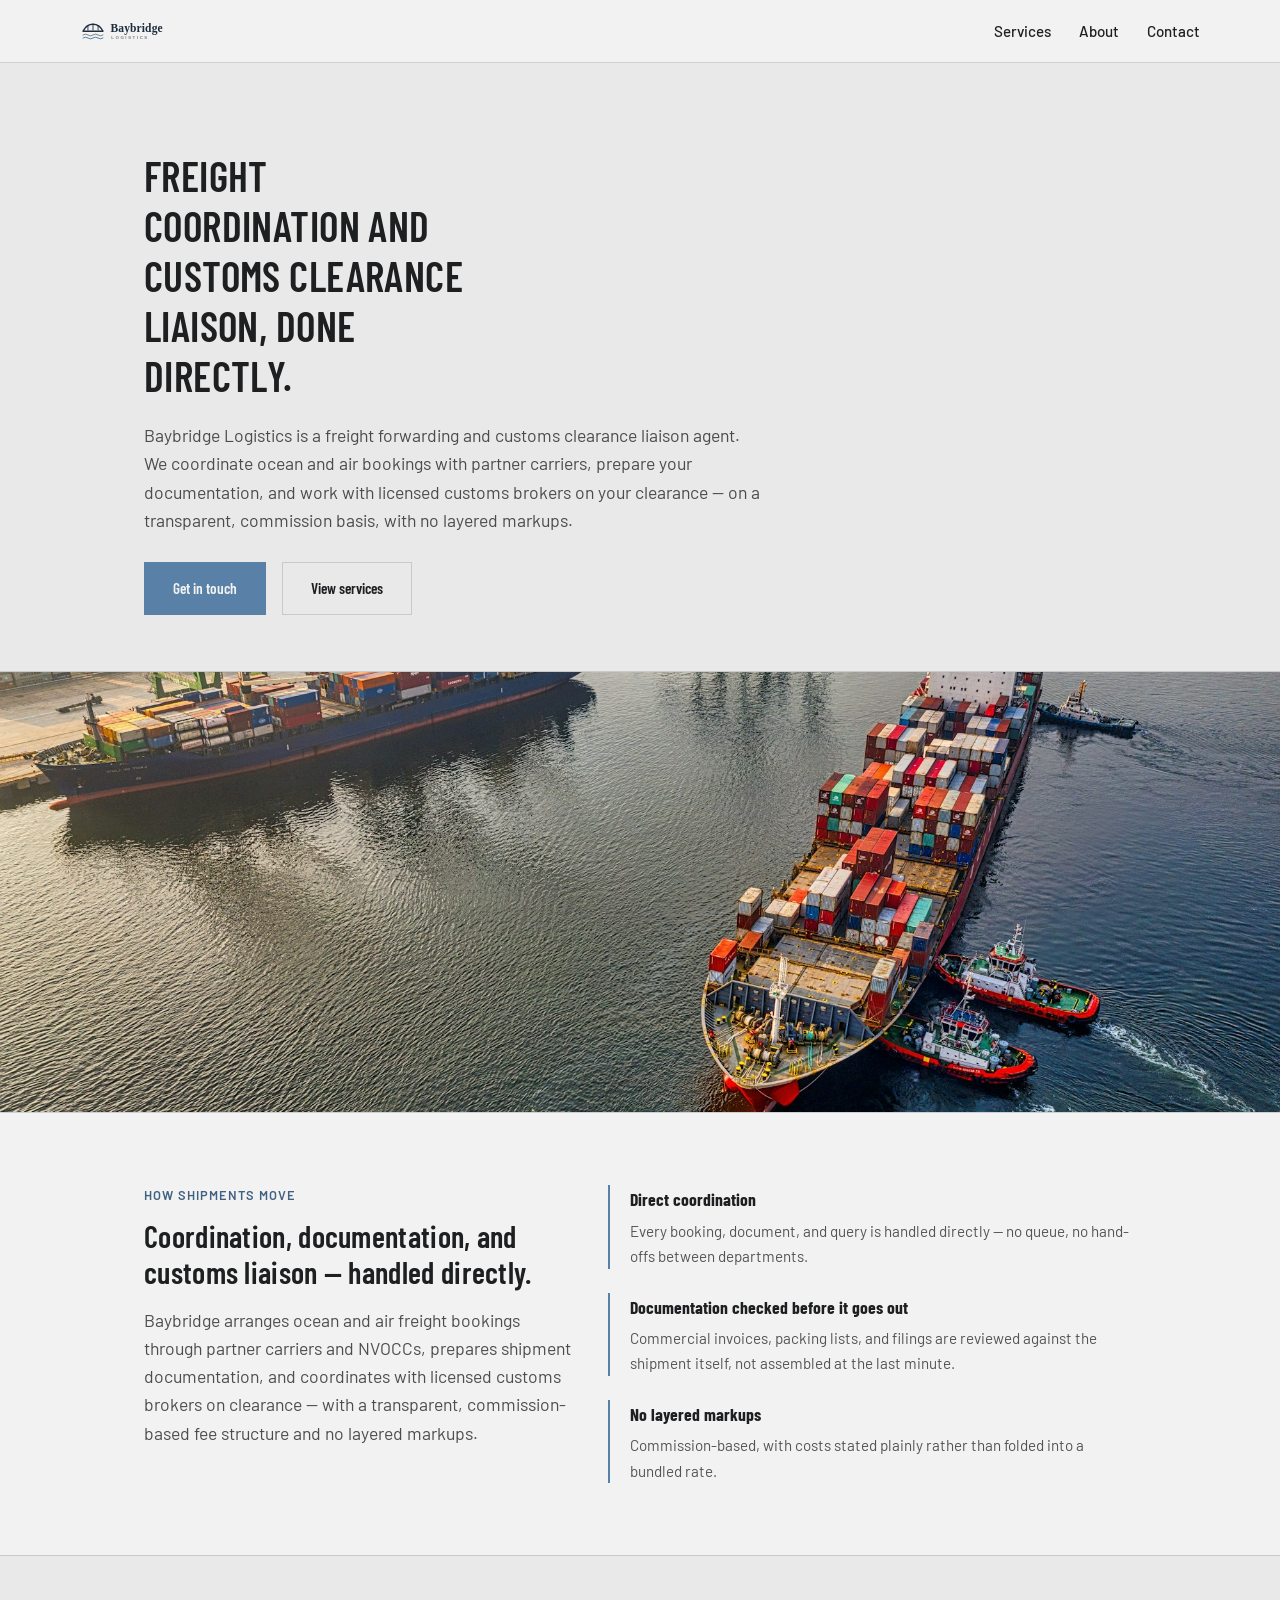
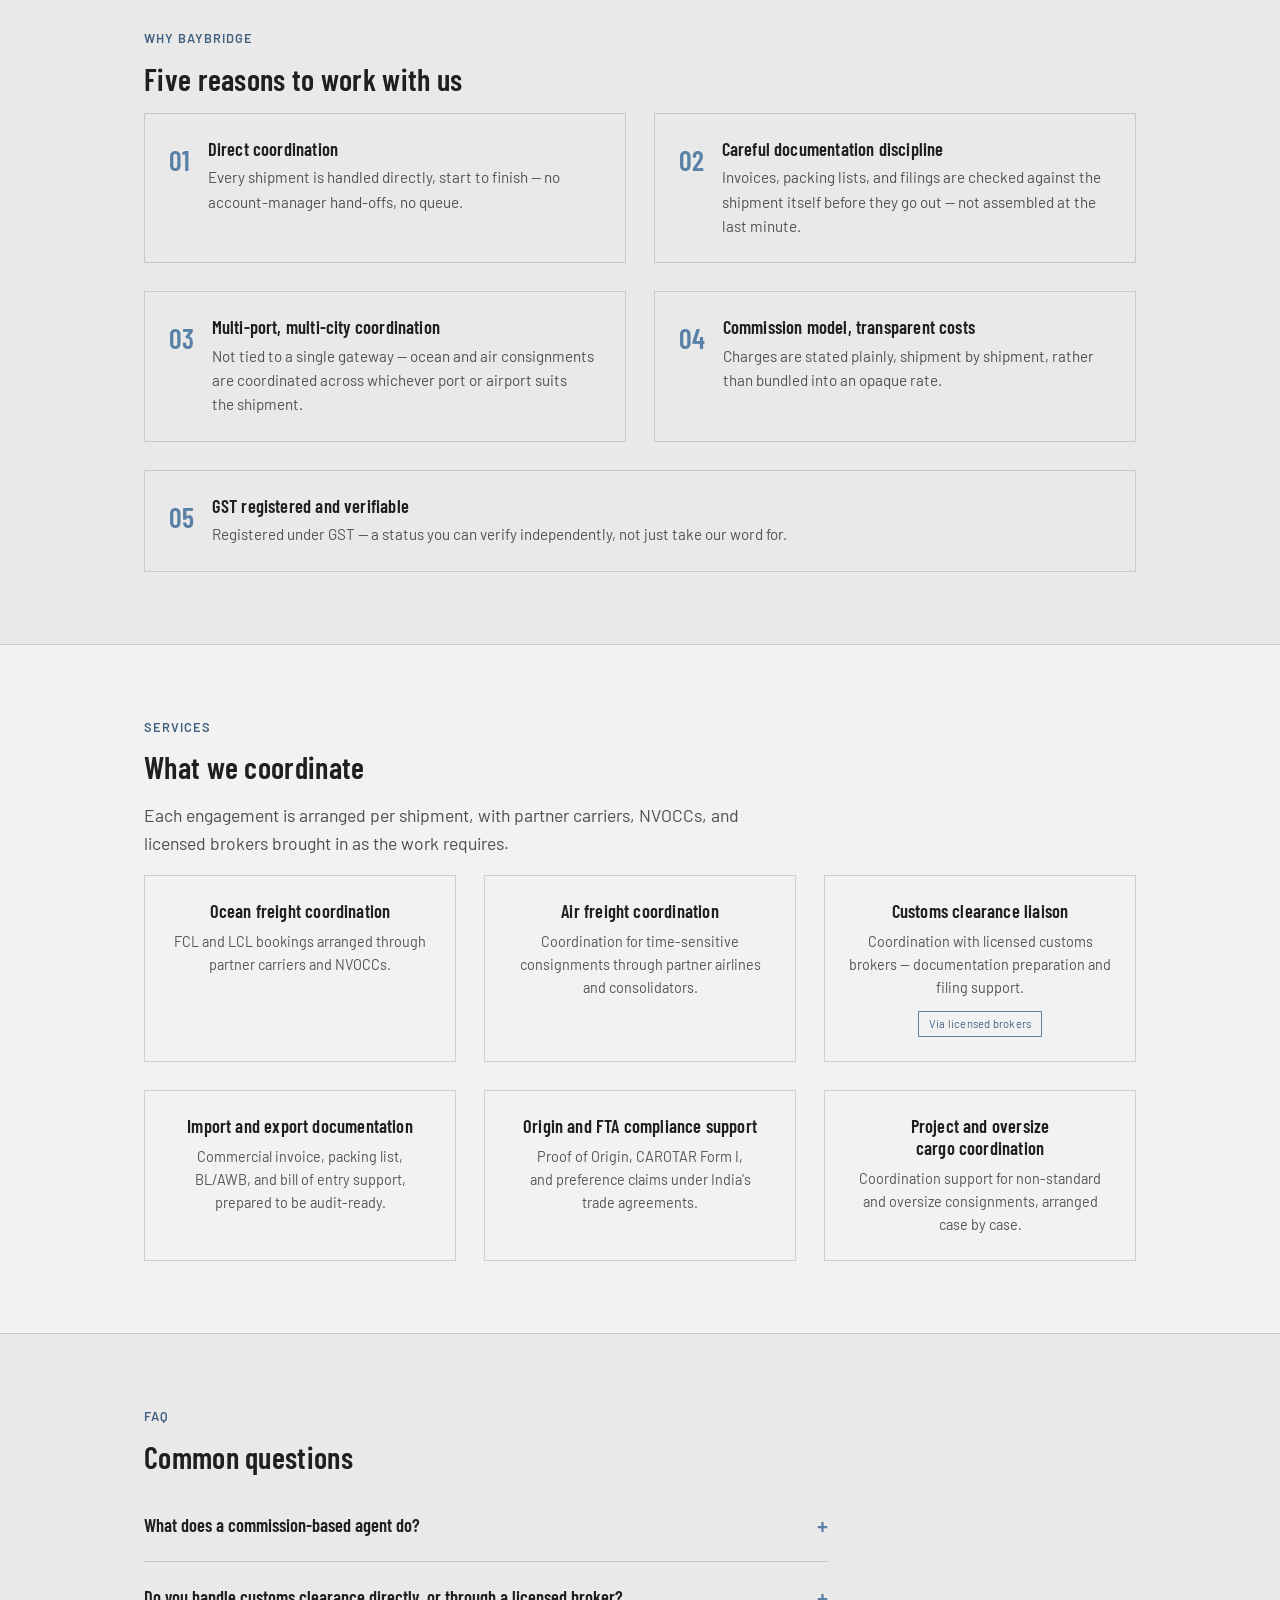
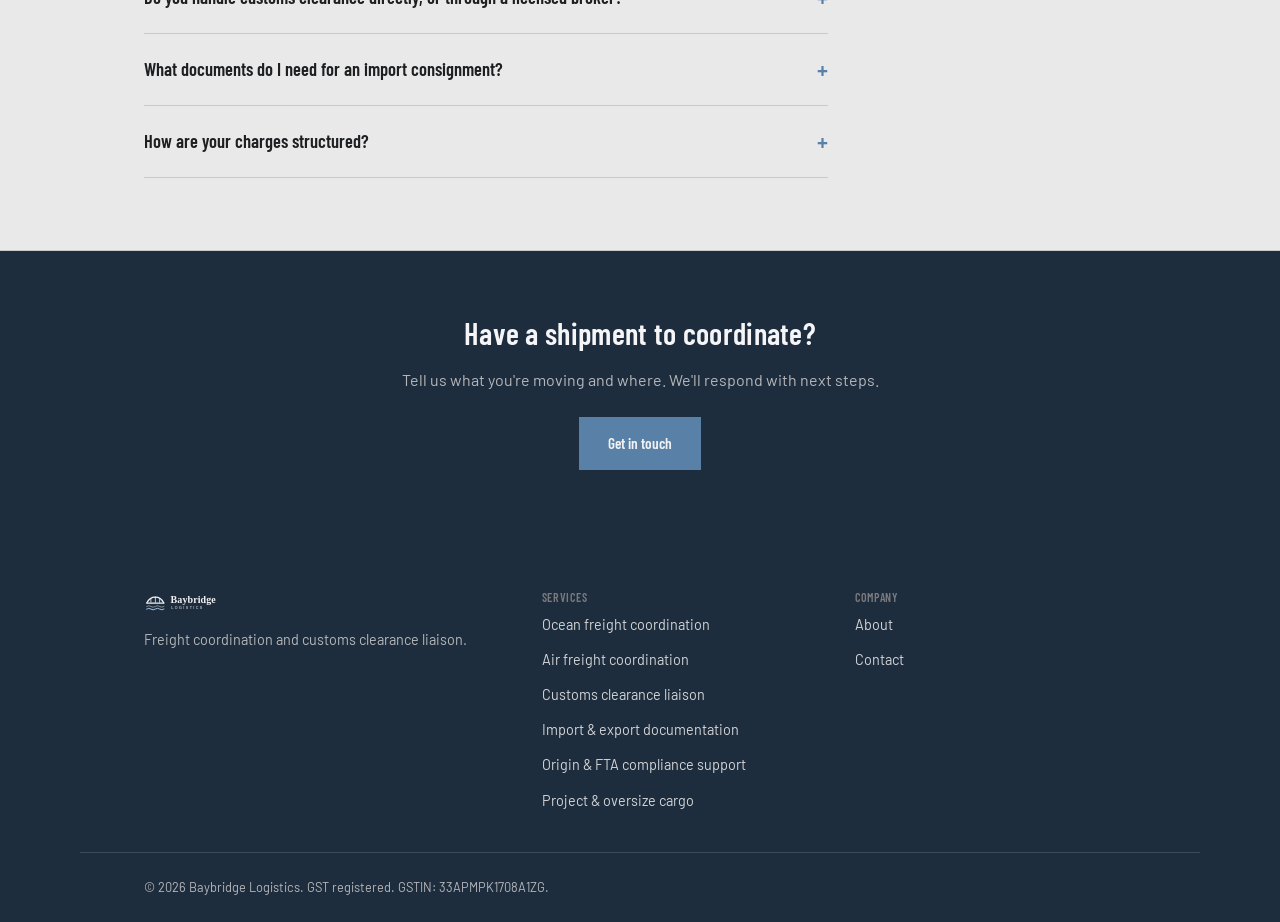
<file: index.html>
<!DOCTYPE html>
<html lang="en">
<head>
<meta charset="UTF-8">
<meta name="viewport" content="width=device-width, initial-scale=1.0">
<title>Baybridge Logistics — Freight Forwarding Agent</title>
<meta name="description" content="Baybridge Logistics is a freight forwarding and customs clearance liaison agent, coordinating ocean and air freight with partner carriers and licensed brokers on commission.">
<meta property="og:type" content="website">
<meta property="og:title" content="Baybridge Logistics — Freight Forwarding Agent">
<meta property="og:description" content="Freight coordination and customs clearance liaison. Ocean, air, documentation, and FTA compliance support.">
<meta property="og:image" content="brand/baybridge-mark-ds.svg">
<link rel="icon" type="image/svg+xml" href="brand/baybridge-mark-ds.svg">
<link rel="stylesheet" href="css/style.css">
</head>
<body>

<header class="site-header">
  <nav class="nav container" aria-label="Primary">
    <a class="nav__logo" href="index.html" aria-label="Baybridge Logistics home">
      <img src="brand/baybridge-logo-ds.svg" alt="Baybridge Logistics">
    </a>
    <button class="nav-toggle" aria-expanded="false" aria-controls="primary-nav">Menu</button>
    <ul class="nav__links" id="primary-nav">
      <li><a href="services.html">Services</a></li>
      <li><a href="about.html">About</a></li>
      <li><a href="contact.html">Contact</a></li>
    </ul>
  </nav>
</header>

<main>

  <section class="hero">
    <div class="container">
      <h1 class="hero__tag">Freight coordination and customs clearance liaison, done directly.</h1>
      <p class="lede">Baybridge Logistics is a freight forwarding and customs clearance liaison agent. We coordinate ocean and air bookings with partner carriers, prepare your documentation, and work with licensed customs brokers on your clearance — on a transparent, commission basis, with no layered markups.</p>
      <div class="hero__actions">
        <a class="btn btn-primary" href="contact.html">Get in touch</a>
        <a class="btn btn-secondary" href="services.html">View services</a>
      </div>
    </div>
  </section>

  <figure class="photo-frame blueprint">
    <i class="corner tl"></i><i class="corner tr"></i><i class="corner bl"></i><i class="corner br"></i>
    <img src="images/ocean-freight-port.jpg" alt="Container ship docked at a port, being loaded by gantry cranes">
  </figure>

  <section class="section">
    <div class="container positioning">
      <div>
        <span class="eyebrow">How shipments move</span>
        <h2>Coordination, documentation, and customs liaison — handled directly.</h2>
        <p class="lede">Baybridge arranges ocean and air freight bookings through partner carriers and NVOCCs, prepares shipment documentation, and coordinates with licensed customs brokers on clearance — with a transparent, commission-based fee structure and no layered markups.</p>
      </div>
      <ul class="positioning__points">
        <li>
          <strong>Direct coordination</strong>
          <span>Every booking, document, and query is handled directly — no queue, no hand-offs between departments.</span>
        </li>
        <li>
          <strong>Documentation checked before it goes out</strong>
          <span>Commercial invoices, packing lists, and filings are reviewed against the shipment itself, not assembled at the last minute.</span>
        </li>
        <li>
          <strong>No layered markups</strong>
          <span>Commission-based, with costs stated plainly rather than folded into a bundled rate.</span>
        </li>
      </ul>
    </div>
  </section>

  <section class="section section--alt">
    <div class="container">
      <span class="eyebrow">Why Baybridge</span>
      <h2>Five reasons to work with us</h2>
      <ol class="why-list">
        <li class="blueprint">
          <i class="corner tl"></i><i class="corner tr"></i><i class="corner bl"></i><i class="corner br"></i>
          <span class="why-list__num">01</span>
          <div>
            <h3>Direct coordination</h3>
            <p>Every shipment is handled directly, start to finish — no account-manager hand-offs, no queue.</p>
          </div>
        </li>
        <li class="blueprint">
          <i class="corner tl"></i><i class="corner tr"></i><i class="corner bl"></i><i class="corner br"></i>
          <span class="why-list__num">02</span>
          <div>
            <h3>Careful documentation discipline</h3>
            <p>Invoices, packing lists, and filings are checked against the shipment itself before they go out — not assembled at the last minute.</p>
          </div>
        </li>
        <li class="blueprint">
          <i class="corner tl"></i><i class="corner tr"></i><i class="corner bl"></i><i class="corner br"></i>
          <span class="why-list__num">03</span>
          <div>
            <h3>Multi-port, multi-city coordination</h3>
            <p>Not tied to a single gateway — ocean and air consignments are coordinated across whichever port or airport suits the shipment.</p>
          </div>
        </li>
        <li class="blueprint">
          <i class="corner tl"></i><i class="corner tr"></i><i class="corner bl"></i><i class="corner br"></i>
          <span class="why-list__num">04</span>
          <div>
            <h3>Commission model, transparent costs</h3>
            <p>Charges are stated plainly, shipment by shipment, rather than bundled into an opaque rate.</p>
          </div>
        </li>
        <li class="blueprint span-2">
          <i class="corner tl"></i><i class="corner tr"></i><i class="corner bl"></i><i class="corner br"></i>
          <span class="why-list__num">05</span>
          <div>
            <h3>GST registered and verifiable</h3>
            <p>Registered under GST — a status you can verify independently, not just take our word for.</p>
          </div>
        </li>
      </ol>
    </div>
  </section>

  <section class="section" id="services">
    <div class="container">
      <span class="eyebrow">Services</span>
      <h2>What we coordinate</h2>
      <p class="lede">Each engagement is arranged per shipment, with partner carriers, NVOCCs, and licensed brokers brought in as the work requires.</p>
      <div class="services-grid">
        <div class="service-card blueprint">
          <i class="corner tl"></i><i class="corner tr"></i><i class="corner bl"></i><i class="corner br"></i>
          <h3>Ocean freight coordination</h3>
          <p>FCL and LCL bookings arranged through partner carriers and NVOCCs.</p>
        </div>
        <div class="service-card blueprint">
          <i class="corner tl"></i><i class="corner tr"></i><i class="corner bl"></i><i class="corner br"></i>
          <h3>Air freight coordination</h3>
          <p>Coordination for time-sensitive consignments through partner airlines and consolidators.</p>
        </div>
        <div class="service-card blueprint">
          <i class="corner tl"></i><i class="corner tr"></i><i class="corner bl"></i><i class="corner br"></i>
          <h3>Customs clearance liaison</h3>
          <p>Coordination with licensed customs brokers — documentation preparation and filing support.</p>
          <span class="tag tag-outline">Via licensed brokers</span>
        </div>
        <div class="service-card blueprint">
          <i class="corner tl"></i><i class="corner tr"></i><i class="corner bl"></i><i class="corner br"></i>
          <h3>Import and export documentation</h3>
          <p>Commercial invoice, packing list, BL/AWB, and bill of entry support, prepared to be audit-ready.</p>
        </div>
        <div class="service-card blueprint">
          <i class="corner tl"></i><i class="corner tr"></i><i class="corner bl"></i><i class="corner br"></i>
          <h3>Origin and FTA compliance support</h3>
          <p>Proof of Origin, CAROTAR Form I, and preference claims under India's trade agreements.</p>
        </div>
        <div class="service-card blueprint">
          <i class="corner tl"></i><i class="corner tr"></i><i class="corner bl"></i><i class="corner br"></i>
          <h3>Project and oversize cargo coordination</h3>
          <p>Coordination support for non-standard and oversize consignments, arranged case by case.</p>
        </div>
      </div>
    </div>
  </section>

  <section class="section section--alt">
    <div class="container">
      <span class="eyebrow">FAQ</span>
      <h2>Common questions</h2>
      <div class="faq">
        <details class="faq-item">
          <summary>What does a commission-based agent do?</summary>
          <p>We coordinate freight bookings, documentation, and customs liaison on your behalf, working with partner carriers, NVOCCs, and licensed brokers, and are compensated on commission rather than a bundled freight rate.</p>
        </details>
        <details class="faq-item">
          <summary>Do you handle customs clearance directly, or through a licensed broker?</summary>
          <p>Through a licensed customs broker. We coordinate documentation and filing support and liaise with licensed brokers for clearance; we do not hold a customs broker licence ourselves.</p>
        </details>
        <details class="faq-item">
          <summary>What documents do I need for an import consignment?</summary>
          <p>Typically a commercial invoice, packing list, bill of lading or airway bill, and — depending on the goods — a bill of entry and any origin or licence documentation. We will confirm the exact set for your consignment.</p>
        </details>
        <details class="faq-item">
          <summary>How are your charges structured?</summary>
          <p>Commission-based, agreed per shipment. Charges are stated plainly before work begins, with no bundled markups.</p>
        </details>
      </div>
    </div>
  </section>

  <section class="cta-strip">
    <div class="container">
      <h2>Have a shipment to coordinate?</h2>
      <p>Tell us what you're moving and where. We'll respond with next steps.</p>
      <a class="btn btn-primary" href="contact.html">Get in touch</a>
    </div>
  </section>

</main>

<footer class="site-footer">
  <div class="container footer-grid">
    <div>
      <a class="nav__logo" href="index.html" aria-label="Baybridge Logistics home">
        <img src="brand/baybridge-logo-ds-reversed.svg" alt="Baybridge Logistics">
      </a>
      <p>Freight coordination and customs clearance liaison.</p>
    </div>
    <div class="footer-col">
      <h6>Services</h6>
      <ul>
        <li><a href="services.html#ocean-freight">Ocean freight coordination</a></li>
        <li><a href="services.html#air-freight">Air freight coordination</a></li>
        <li><a href="services.html#customs-liaison">Customs clearance liaison</a></li>
        <li><a href="services.html#documentation">Import &amp; export documentation</a></li>
        <li><a href="services.html#fta-compliance">Origin &amp; FTA compliance support</a></li>
        <li><a href="services.html#project-cargo">Project &amp; oversize cargo</a></li>
      </ul>
    </div>
    <div class="footer-col">
      <h6>Company</h6>
      <ul>
        <li><a href="about.html">About</a></li>
        <li><a href="contact.html">Contact</a></li>
      </ul>
    </div>
  </div>
  <div class="container footer-bottom">
    <span>&copy; 2026 Baybridge Logistics. GST registered. GSTIN: 33APMPK1708A1ZG.</span>
  </div>
</footer>

<script src="js/main.js"></script>
</body>
</html>
</file>
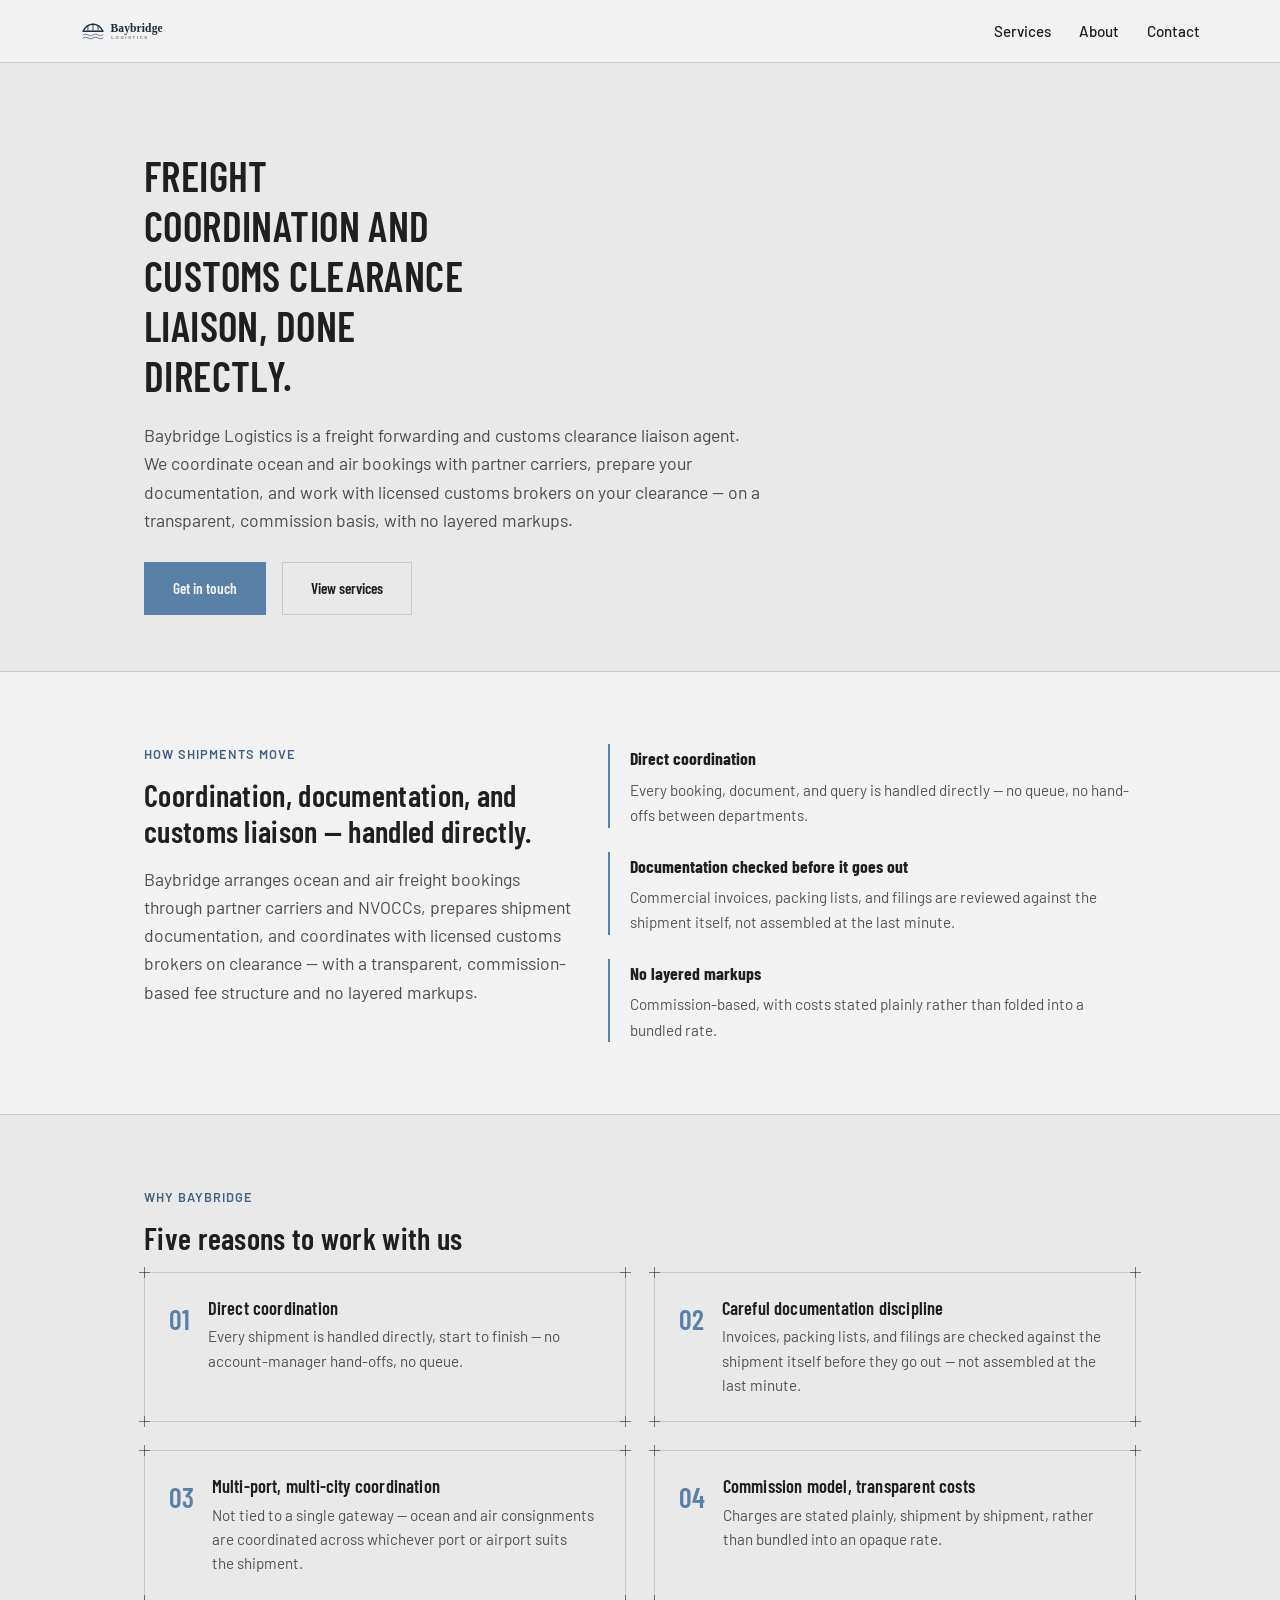
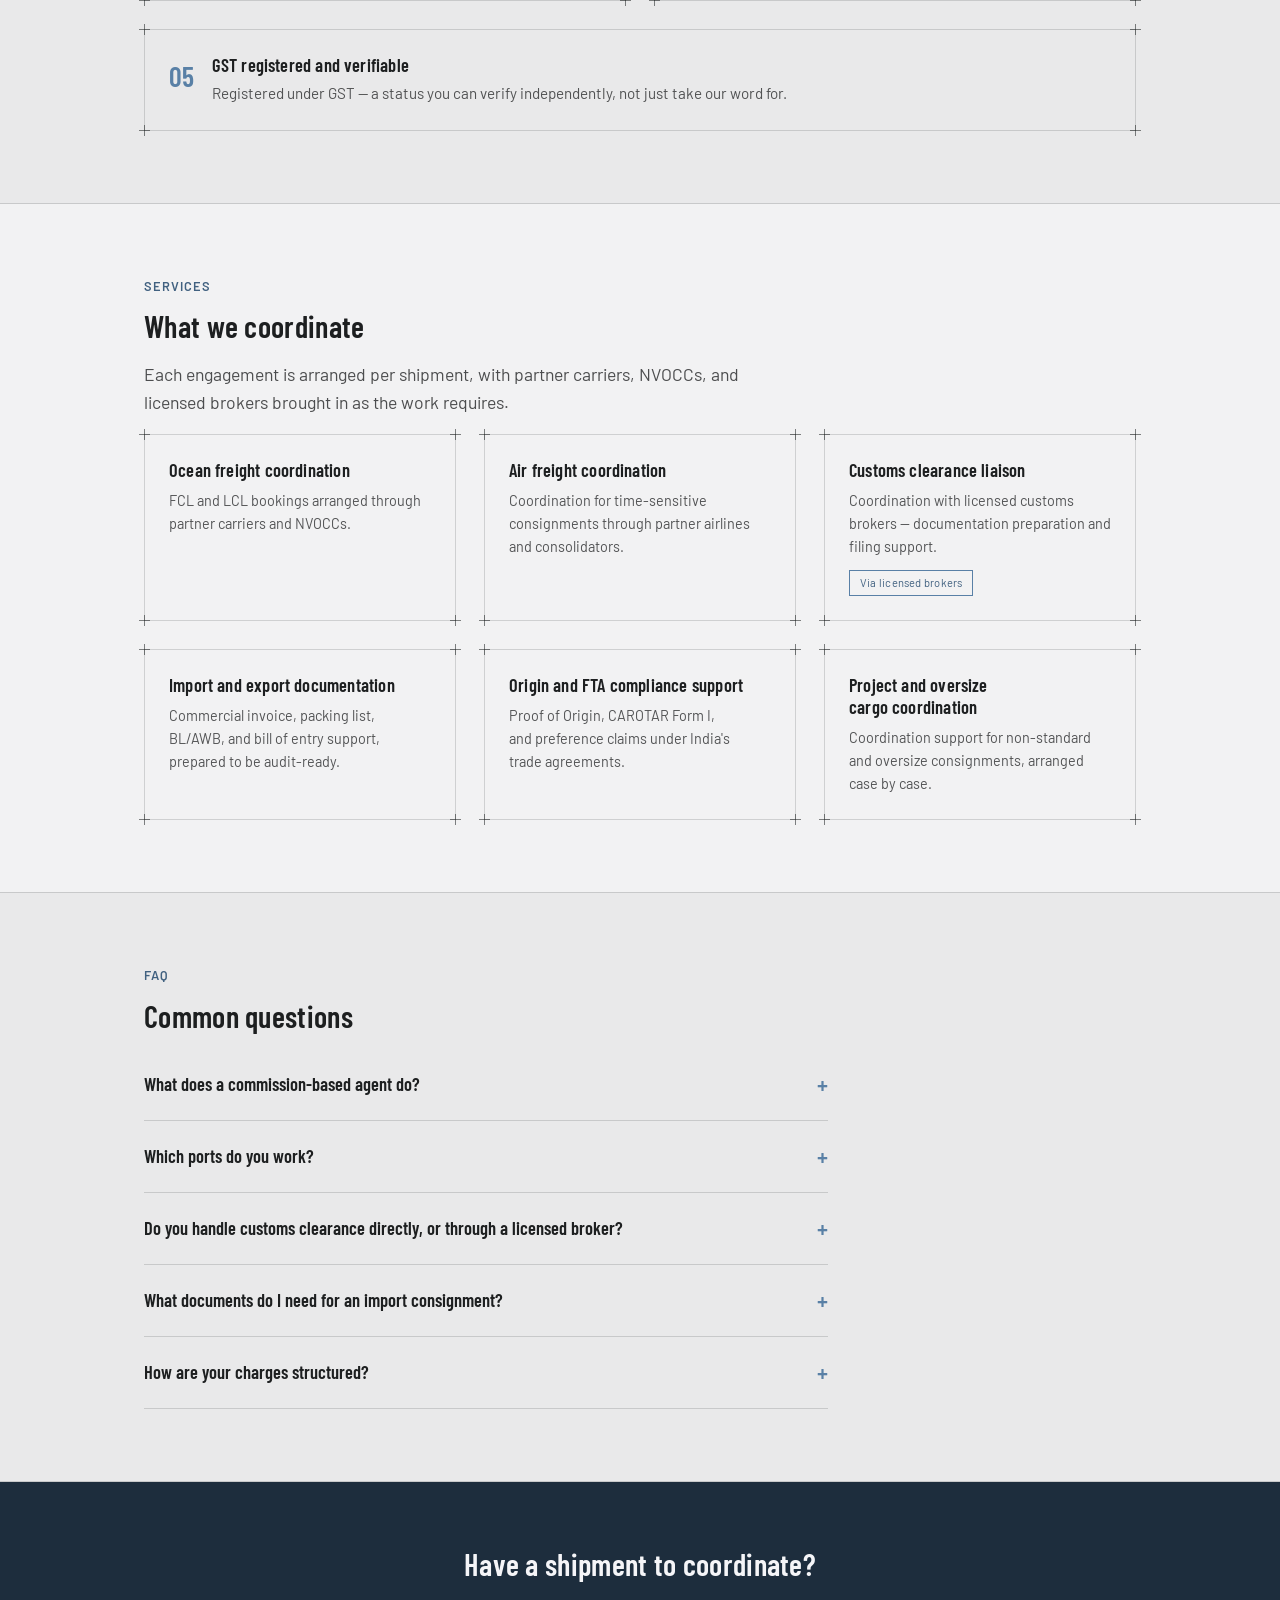
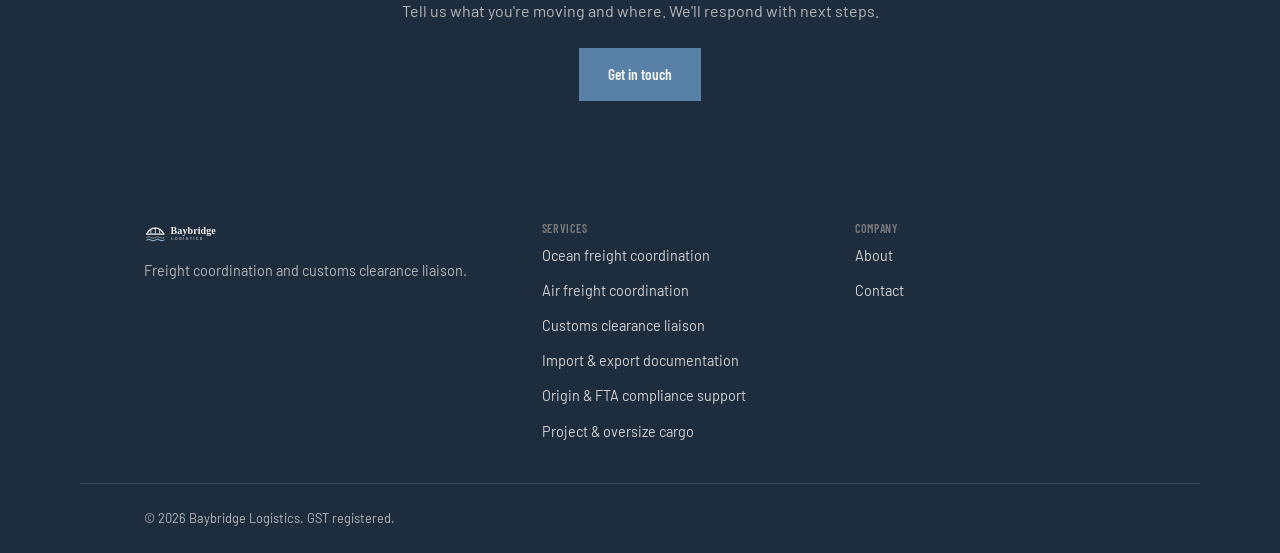
<file: design_handoff_baybridge_site/index.html>
<!DOCTYPE html>
<html lang="en">
<head>
<meta charset="UTF-8">
<meta name="viewport" content="width=device-width, initial-scale=1.0">
<title>Baybridge Logistics — Freight Forwarding Agent</title>
<meta name="description" content="Baybridge Logistics is a freight forwarding and customs clearance liaison agent, coordinating ocean and air freight with partner carriers and licensed brokers on commission.">
<meta property="og:type" content="website">
<meta property="og:title" content="Baybridge Logistics — Freight Forwarding Agent">
<meta property="og:description" content="Freight coordination and customs clearance liaison. Ocean, air, documentation, and FTA compliance support.">
<meta property="og:image" content="brand/baybridge-mark-ds.svg">
<link rel="icon" type="image/svg+xml" href="brand/baybridge-mark-ds.svg">
<link rel="stylesheet" href="css/style.css">
</head>
<body>

<header class="site-header">
  <nav class="nav container" aria-label="Primary">
    <a class="nav__logo" href="index.html" aria-label="Baybridge Logistics home">
      <img src="brand/baybridge-logo-ds.svg" alt="Baybridge Logistics">
    </a>
    <button class="nav-toggle" aria-expanded="false" aria-controls="primary-nav">Menu</button>
    <ul class="nav__links" id="primary-nav">
      <li><a href="services.html">Services</a></li>
      <li><a href="about.html">About</a></li>
      <li><a href="contact.html">Contact</a></li>
    </ul>
  </nav>
</header>

<main>

  <section class="hero">
    <div class="container">
      <h1 class="hero__tag">Freight coordination and customs clearance liaison, done directly.</h1>
      <p class="lede">Baybridge Logistics is a freight forwarding and customs clearance liaison agent. We coordinate ocean and air bookings with partner carriers, prepare your documentation, and work with licensed customs brokers on your clearance — on a transparent, commission basis, with no layered markups.</p>
      <div class="hero__actions">
        <a class="btn btn-primary" href="contact.html">Get in touch</a>
        <a class="btn btn-secondary" href="services.html">View services</a>
      </div>
    </div>
  </section>

  <section class="section">
    <div class="container positioning">
      <div>
        <span class="eyebrow">How shipments move</span>
        <h2>Coordination, documentation, and customs liaison — handled directly.</h2>
        <p class="lede">Baybridge arranges ocean and air freight bookings through partner carriers and NVOCCs, prepares shipment documentation, and coordinates with licensed customs brokers on clearance — with a transparent, commission-based fee structure and no layered markups.</p>
      </div>
      <ul class="positioning__points">
        <li>
          <strong>Direct coordination</strong>
          <span>Every booking, document, and query is handled directly — no queue, no hand-offs between departments.</span>
        </li>
        <li>
          <strong>Documentation checked before it goes out</strong>
          <span>Commercial invoices, packing lists, and filings are reviewed against the shipment itself, not assembled at the last minute.</span>
        </li>
        <li>
          <strong>No layered markups</strong>
          <span>Commission-based, with costs stated plainly rather than folded into a bundled rate.</span>
        </li>
      </ul>
    </div>
  </section>

  <section class="section section--alt">
    <div class="container">
      <span class="eyebrow">Why Baybridge</span>
      <h2>Five reasons to work with us</h2>
      <ol class="why-list">
        <li class="blueprint">
          <i class="corner tl"></i><i class="corner tr"></i><i class="corner bl"></i><i class="corner br"></i>
          <span class="why-list__num">01</span>
          <div>
            <h3>Direct coordination</h3>
            <p>Every shipment is handled directly, start to finish — no account-manager hand-offs, no queue.</p>
          </div>
        </li>
        <li class="blueprint">
          <i class="corner tl"></i><i class="corner tr"></i><i class="corner bl"></i><i class="corner br"></i>
          <span class="why-list__num">02</span>
          <div>
            <h3>Careful documentation discipline</h3>
            <p>Invoices, packing lists, and filings are checked against the shipment itself before they go out — not assembled at the last minute.</p>
          </div>
        </li>
        <li class="blueprint">
          <i class="corner tl"></i><i class="corner tr"></i><i class="corner bl"></i><i class="corner br"></i>
          <span class="why-list__num">03</span>
          <div>
            <h3>Multi-port, multi-city coordination</h3>
            <p>Not tied to a single gateway — ocean and air consignments are coordinated across whichever port or airport suits the shipment.</p>
          </div>
        </li>
        <li class="blueprint">
          <i class="corner tl"></i><i class="corner tr"></i><i class="corner bl"></i><i class="corner br"></i>
          <span class="why-list__num">04</span>
          <div>
            <h3>Commission model, transparent costs</h3>
            <p>Charges are stated plainly, shipment by shipment, rather than bundled into an opaque rate.</p>
          </div>
        </li>
        <li class="blueprint span-2">
          <i class="corner tl"></i><i class="corner tr"></i><i class="corner bl"></i><i class="corner br"></i>
          <span class="why-list__num">05</span>
          <div>
            <h3>GST registered and verifiable</h3>
            <p>Registered under GST — a status you can verify independently, not just take our word for.</p>
          </div>
        </li>
      </ol>
    </div>
  </section>

  <section class="section" id="services">
    <div class="container">
      <span class="eyebrow">Services</span>
      <h2>What we coordinate</h2>
      <p class="lede">Each engagement is arranged per shipment, with partner carriers, NVOCCs, and licensed brokers brought in as the work requires.</p>
      <div class="services-grid">
        <div class="service-card blueprint">
          <i class="corner tl"></i><i class="corner tr"></i><i class="corner bl"></i><i class="corner br"></i>
          <h3>Ocean freight coordination</h3>
          <p>FCL and LCL bookings arranged through partner carriers and NVOCCs.</p>
        </div>
        <div class="service-card blueprint">
          <i class="corner tl"></i><i class="corner tr"></i><i class="corner bl"></i><i class="corner br"></i>
          <h3>Air freight coordination</h3>
          <p>Coordination for time-sensitive consignments through partner airlines and consolidators.</p>
        </div>
        <div class="service-card blueprint">
          <i class="corner tl"></i><i class="corner tr"></i><i class="corner bl"></i><i class="corner br"></i>
          <h3>Customs clearance liaison</h3>
          <p>Coordination with licensed customs brokers — documentation preparation and filing support.</p>
          <span class="tag tag-outline">Via licensed brokers</span>
        </div>
        <div class="service-card blueprint">
          <i class="corner tl"></i><i class="corner tr"></i><i class="corner bl"></i><i class="corner br"></i>
          <h3>Import and export documentation</h3>
          <p>Commercial invoice, packing list, BL/AWB, and bill of entry support, prepared to be audit-ready.</p>
        </div>
        <div class="service-card blueprint">
          <i class="corner tl"></i><i class="corner tr"></i><i class="corner bl"></i><i class="corner br"></i>
          <h3>Origin and FTA compliance support</h3>
          <p>Proof of Origin, CAROTAR Form I, and preference claims under India's trade agreements.</p>
        </div>
        <div class="service-card blueprint">
          <i class="corner tl"></i><i class="corner tr"></i><i class="corner bl"></i><i class="corner br"></i>
          <h3>Project and oversize cargo coordination</h3>
          <p>Coordination support for non-standard and oversize consignments, arranged case by case.</p>
        </div>
      </div>
    </div>
  </section>

  <section class="section section--alt">
    <div class="container">
      <span class="eyebrow">FAQ</span>
      <h2>Common questions</h2>
      <div class="faq">
        <details class="faq-item">
          <summary>What does a commission-based agent do?</summary>
          <p>We coordinate freight bookings, documentation, and customs liaison on your behalf, working with partner carriers, NVOCCs, and licensed brokers, and are compensated on commission rather than a bundled freight rate.</p>
        </details>
        <details class="faq-item">
          <summary>Which ports do you work?</summary>
          <p><span class="fill-in">[FILL IN — specific ports and airports regularly worked]</span>. Coordination is not limited to a single gateway.</p>
        </details>
        <details class="faq-item">
          <summary>Do you handle customs clearance directly, or through a licensed broker?</summary>
          <p>Through a licensed customs broker. We coordinate documentation and filing support and liaise with licensed brokers for clearance; we do not hold a customs broker licence ourselves.</p>
        </details>
        <details class="faq-item">
          <summary>What documents do I need for an import consignment?</summary>
          <p>Typically a commercial invoice, packing list, bill of lading or airway bill, and — depending on the goods — a bill of entry and any origin or licence documentation. We will confirm the exact set for your consignment.</p>
        </details>
        <details class="faq-item">
          <summary>How are your charges structured?</summary>
          <p>Commission-based, agreed per shipment. Charges are stated plainly before work begins, with no bundled markups.</p>
        </details>
      </div>
    </div>
  </section>

  <section class="cta-strip">
    <div class="container">
      <h2>Have a shipment to coordinate?</h2>
      <p>Tell us what you're moving and where. We'll respond with next steps.</p>
      <a class="btn btn-primary" href="contact.html">Get in touch</a>
    </div>
  </section>

</main>

<footer class="site-footer">
  <div class="container footer-grid">
    <div>
      <a class="nav__logo" href="index.html" aria-label="Baybridge Logistics home">
        <img src="brand/baybridge-logo-ds-reversed.svg" alt="Baybridge Logistics">
      </a>
      <p>Freight coordination and customs clearance liaison.</p>
    </div>
    <div class="footer-col">
      <h6>Services</h6>
      <ul>
        <li><a href="services.html#ocean-freight">Ocean freight coordination</a></li>
        <li><a href="services.html#air-freight">Air freight coordination</a></li>
        <li><a href="services.html#customs-liaison">Customs clearance liaison</a></li>
        <li><a href="services.html#documentation">Import &amp; export documentation</a></li>
        <li><a href="services.html#fta-compliance">Origin &amp; FTA compliance support</a></li>
        <li><a href="services.html#project-cargo">Project &amp; oversize cargo</a></li>
      </ul>
    </div>
    <div class="footer-col">
      <h6>Company</h6>
      <ul>
        <li><a href="about.html">About</a></li>
        <li><a href="contact.html">Contact</a></li>
      </ul>
    </div>
  </div>
  <div class="container footer-bottom">
    <span>&copy; 2026 Baybridge Logistics. GST registered.</span>
  </div>
</footer>

<script src="js/main.js"></script>
</body>
</html>
</file>
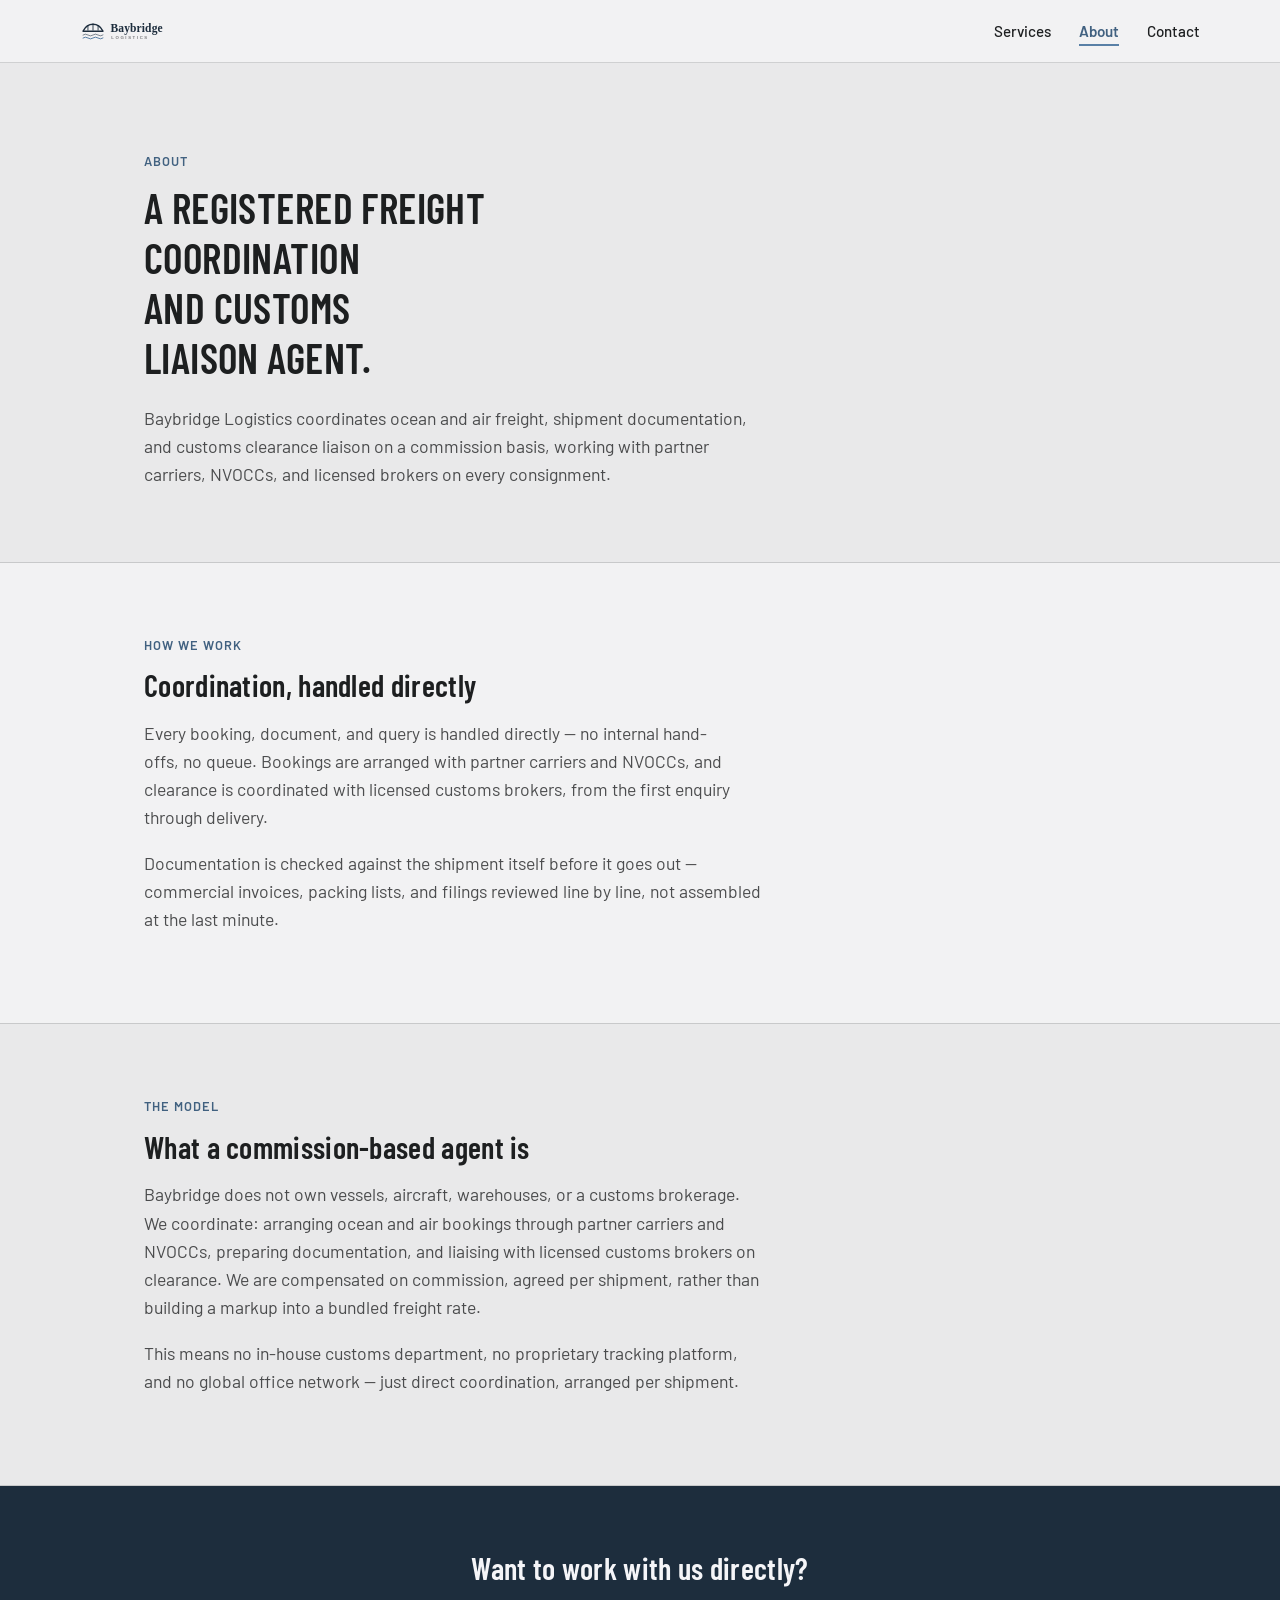
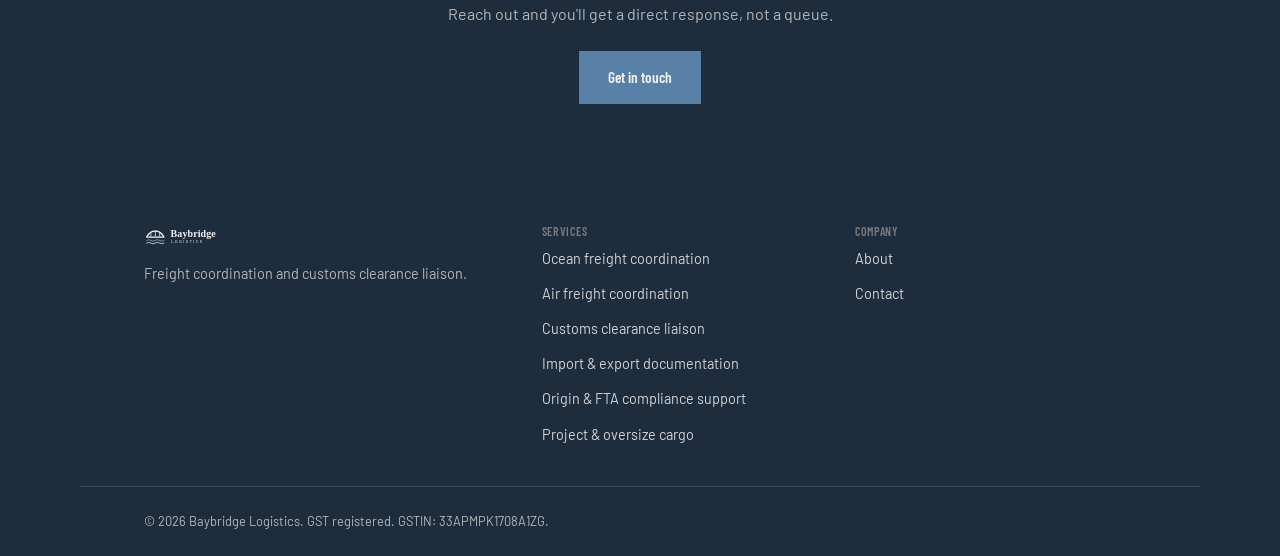
<file: about.html>
<!DOCTYPE html>
<html lang="en">
<head>
<meta charset="UTF-8">
<meta name="viewport" content="width=device-width, initial-scale=1.0">
<title>About — Baybridge Logistics</title>
<meta name="description" content="Baybridge Logistics is a registered freight forwarding and customs liaison agent, coordinating ocean and air freight and customs documentation on a commission basis.">
<meta property="og:type" content="website">
<meta property="og:title" content="About — Baybridge Logistics">
<meta property="og:description" content="A registered freight forwarding and customs liaison agent.">
<meta property="og:image" content="brand/baybridge-mark-ds.svg">
<link rel="icon" type="image/svg+xml" href="brand/baybridge-mark-ds.svg">
<link rel="stylesheet" href="css/style.css">
</head>
<body>

<header class="site-header">
  <nav class="nav container" aria-label="Primary">
    <a class="nav__logo" href="index.html" aria-label="Baybridge Logistics home">
      <img src="brand/baybridge-logo-ds.svg" alt="Baybridge Logistics">
    </a>
    <button class="nav-toggle" aria-expanded="false" aria-controls="primary-nav">Menu</button>
    <ul class="nav__links" id="primary-nav">
      <li><a href="services.html">Services</a></li>
      <li><a href="about.html" aria-current="page">About</a></li>
      <li><a href="contact.html">Contact</a></li>
    </ul>
  </nav>
</header>

<main>

  <section class="hero">
    <div class="container">
      <span class="eyebrow">About</span>
      <h1 class="hero__tag">A registered freight coordination and customs liaison agent.</h1>
      <p class="lede">Baybridge Logistics coordinates ocean and air freight, shipment documentation, and customs clearance liaison on a commission basis, working with partner carriers, NVOCCs, and licensed brokers on every consignment.</p>
    </div>
  </section>

  <section class="section">
    <div class="container">
      <span class="eyebrow">How we work</span>
      <h2>Coordination, handled directly</h2>
      <p class="lede">Every booking, document, and query is handled directly — no internal hand-offs, no queue. Bookings are arranged with partner carriers and NVOCCs, and clearance is coordinated with licensed customs brokers, from the first enquiry through delivery.</p>
      <p class="lede">Documentation is checked against the shipment itself before it goes out — commercial invoices, packing lists, and filings reviewed line by line, not assembled at the last minute.</p>
    </div>
  </section>

  <section class="section section--alt">
    <div class="container">
      <span class="eyebrow">The model</span>
      <h2>What a commission-based agent is</h2>
      <p class="lede">Baybridge does not own vessels, aircraft, warehouses, or a customs brokerage. We coordinate: arranging ocean and air bookings through partner carriers and NVOCCs, preparing documentation, and liaising with licensed customs brokers on clearance. We are compensated on commission, agreed per shipment, rather than building a markup into a bundled freight rate.</p>
      <p class="lede">This means no in-house customs department, no proprietary tracking platform, and no global office network — just direct coordination, arranged per shipment.</p>
    </div>
  </section>

  <section class="cta-strip">
    <div class="container">
      <h2>Want to work with us directly?</h2>
      <p>Reach out and you'll get a direct response, not a queue.</p>
      <a class="btn btn-primary" href="contact.html">Get in touch</a>
    </div>
  </section>

</main>

<footer class="site-footer">
  <div class="container footer-grid">
    <div>
      <a class="nav__logo" href="index.html" aria-label="Baybridge Logistics home">
        <img src="brand/baybridge-logo-ds-reversed.svg" alt="Baybridge Logistics">
      </a>
      <p>Freight coordination and customs clearance liaison.</p>
    </div>
    <div class="footer-col">
      <h6>Services</h6>
      <ul>
        <li><a href="services.html#ocean-freight">Ocean freight coordination</a></li>
        <li><a href="services.html#air-freight">Air freight coordination</a></li>
        <li><a href="services.html#customs-liaison">Customs clearance liaison</a></li>
        <li><a href="services.html#documentation">Import &amp; export documentation</a></li>
        <li><a href="services.html#fta-compliance">Origin &amp; FTA compliance support</a></li>
        <li><a href="services.html#project-cargo">Project &amp; oversize cargo</a></li>
      </ul>
    </div>
    <div class="footer-col">
      <h6>Company</h6>
      <ul>
        <li><a href="about.html">About</a></li>
        <li><a href="contact.html">Contact</a></li>
      </ul>
    </div>
  </div>
  <div class="container footer-bottom">
    <span>&copy; 2026 Baybridge Logistics. GST registered. GSTIN: 33APMPK1708A1ZG.</span>
  </div>
</footer>

<script src="js/main.js"></script>
</body>
</html>
</file>
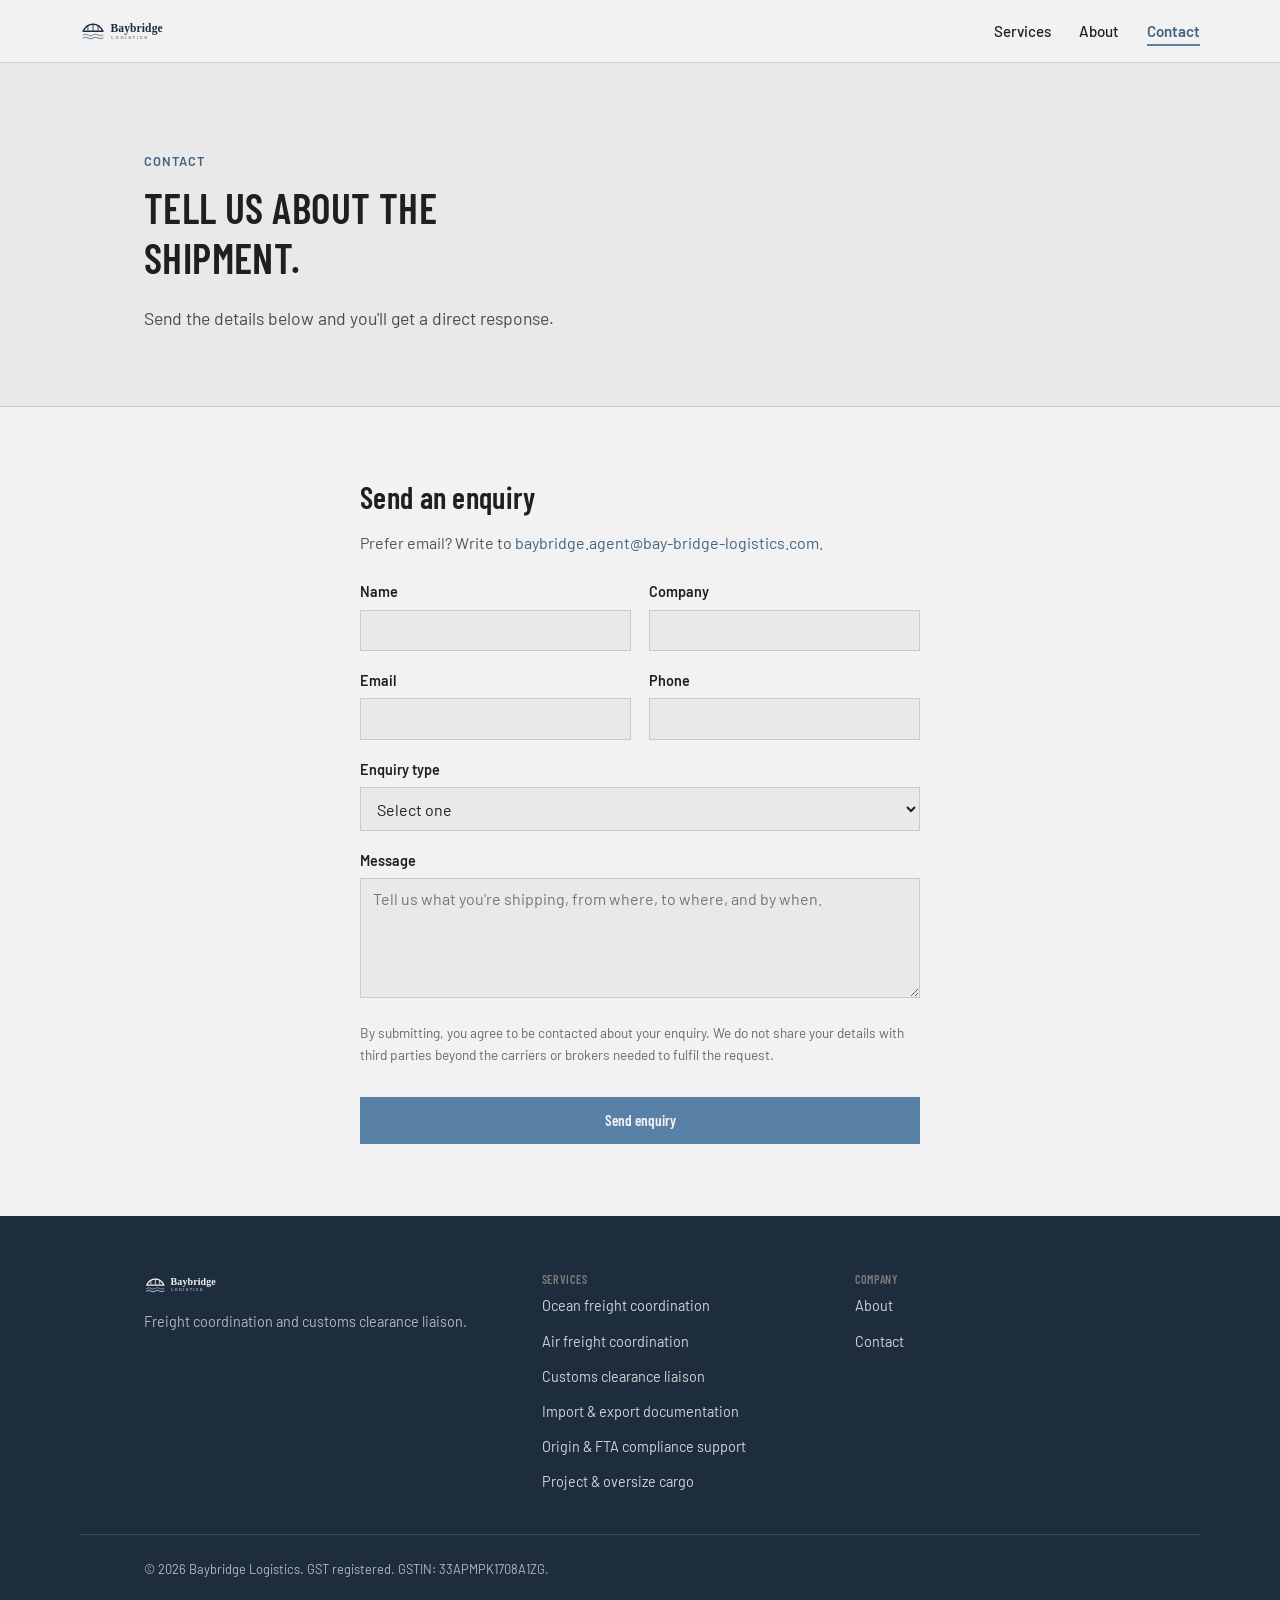
<file: contact.html>
<!DOCTYPE html>
<html lang="en">
<head>
<meta charset="UTF-8">
<meta name="viewport" content="width=device-width, initial-scale=1.0">
<title>Contact — Baybridge Logistics</title>
<meta name="description" content="Contact Baybridge Logistics, a freight forwarding and customs clearance liaison agent, for import, export, or customs coordination enquiries.">
<meta property="og:type" content="website">
<meta property="og:title" content="Contact — Baybridge Logistics">
<meta property="og:description" content="Get in touch for import, export, or customs coordination enquiries.">
<meta property="og:image" content="brand/baybridge-mark-ds.svg">
<link rel="icon" type="image/svg+xml" href="brand/baybridge-mark-ds.svg">
<link rel="stylesheet" href="css/style.css">
</head>
<body>

<header class="site-header">
  <nav class="nav container" aria-label="Primary">
    <a class="nav__logo" href="index.html" aria-label="Baybridge Logistics home">
      <img src="brand/baybridge-logo-ds.svg" alt="Baybridge Logistics">
    </a>
    <button class="nav-toggle" aria-expanded="false" aria-controls="primary-nav">Menu</button>
    <ul class="nav__links" id="primary-nav">
      <li><a href="services.html">Services</a></li>
      <li><a href="about.html">About</a></li>
      <li><a href="contact.html" aria-current="page">Contact</a></li>
    </ul>
  </nav>
</header>

<main>

  <section class="hero">
    <div class="container">
      <span class="eyebrow">Contact</span>
      <h1 class="hero__tag">Tell us about the shipment.</h1>
      <p class="lede">Send the details below and you'll get a direct response.</p>
    </div>
  </section>

  <section class="section">
    <div class="container contact-single">

      <div>
        <h2>Send an enquiry</h2>
        <p class="contact-email-line">Prefer email? Write to <a href="mailto:baybridge.agent@bay-bridge-logistics.com">baybridge.agent@bay-bridge-logistics.com</a>.</p>

        <form class="form-grid" action="https://formspree.io/f/xbgrqwbq" method="POST">
          <div class="form-row-2">
            <div>
              <label for="name">Name</label>
              <input type="text" id="name" name="name" required>
            </div>
            <div>
              <label for="company">Company</label>
              <input type="text" id="company" name="company">
            </div>
          </div>

          <div class="form-row-2">
            <div>
              <label for="email">Email</label>
              <input type="email" id="email" name="email" required>
            </div>
            <div>
              <label for="phone">Phone</label>
              <input type="tel" id="phone" name="phone">
            </div>
          </div>

          <div>
            <label for="enquiry-type">Enquiry type</label>
            <select id="enquiry-type" name="enquiry_type" required>
              <option value="">Select one</option>
              <option value="import">Import</option>
              <option value="export">Export</option>
              <option value="customs">Customs</option>
              <option value="other">Other</option>
            </select>
          </div>

          <div>
            <label for="message">Message</label>
            <textarea id="message" name="message" required placeholder="Tell us what you're shipping, from where, to where, and by when."></textarea>
          </div>

          <p class="form-note">By submitting, you agree to be contacted about your enquiry. We do not share your details with third parties beyond the carriers or brokers needed to fulfil the request.</p>

          <button type="submit" class="btn btn-primary">Send enquiry</button>
        </form>
      </div>

    </div>
  </section>

</main>

<footer class="site-footer">
  <div class="container footer-grid">
    <div>
      <a class="nav__logo" href="index.html" aria-label="Baybridge Logistics home">
        <img src="brand/baybridge-logo-ds-reversed.svg" alt="Baybridge Logistics">
      </a>
      <p>Freight coordination and customs clearance liaison.</p>
    </div>
    <div class="footer-col">
      <h6>Services</h6>
      <ul>
        <li><a href="services.html#ocean-freight">Ocean freight coordination</a></li>
        <li><a href="services.html#air-freight">Air freight coordination</a></li>
        <li><a href="services.html#customs-liaison">Customs clearance liaison</a></li>
        <li><a href="services.html#documentation">Import &amp; export documentation</a></li>
        <li><a href="services.html#fta-compliance">Origin &amp; FTA compliance support</a></li>
        <li><a href="services.html#project-cargo">Project &amp; oversize cargo</a></li>
      </ul>
    </div>
    <div class="footer-col">
      <h6>Company</h6>
      <ul>
        <li><a href="about.html">About</a></li>
        <li><a href="contact.html">Contact</a></li>
      </ul>
    </div>
  </div>
  <div class="container footer-bottom">
    <span>&copy; 2026 Baybridge Logistics. GST registered. GSTIN: 33APMPK1708A1ZG.</span>
  </div>
</footer>

<script src="js/main.js"></script>
</body>
</html>
</file>
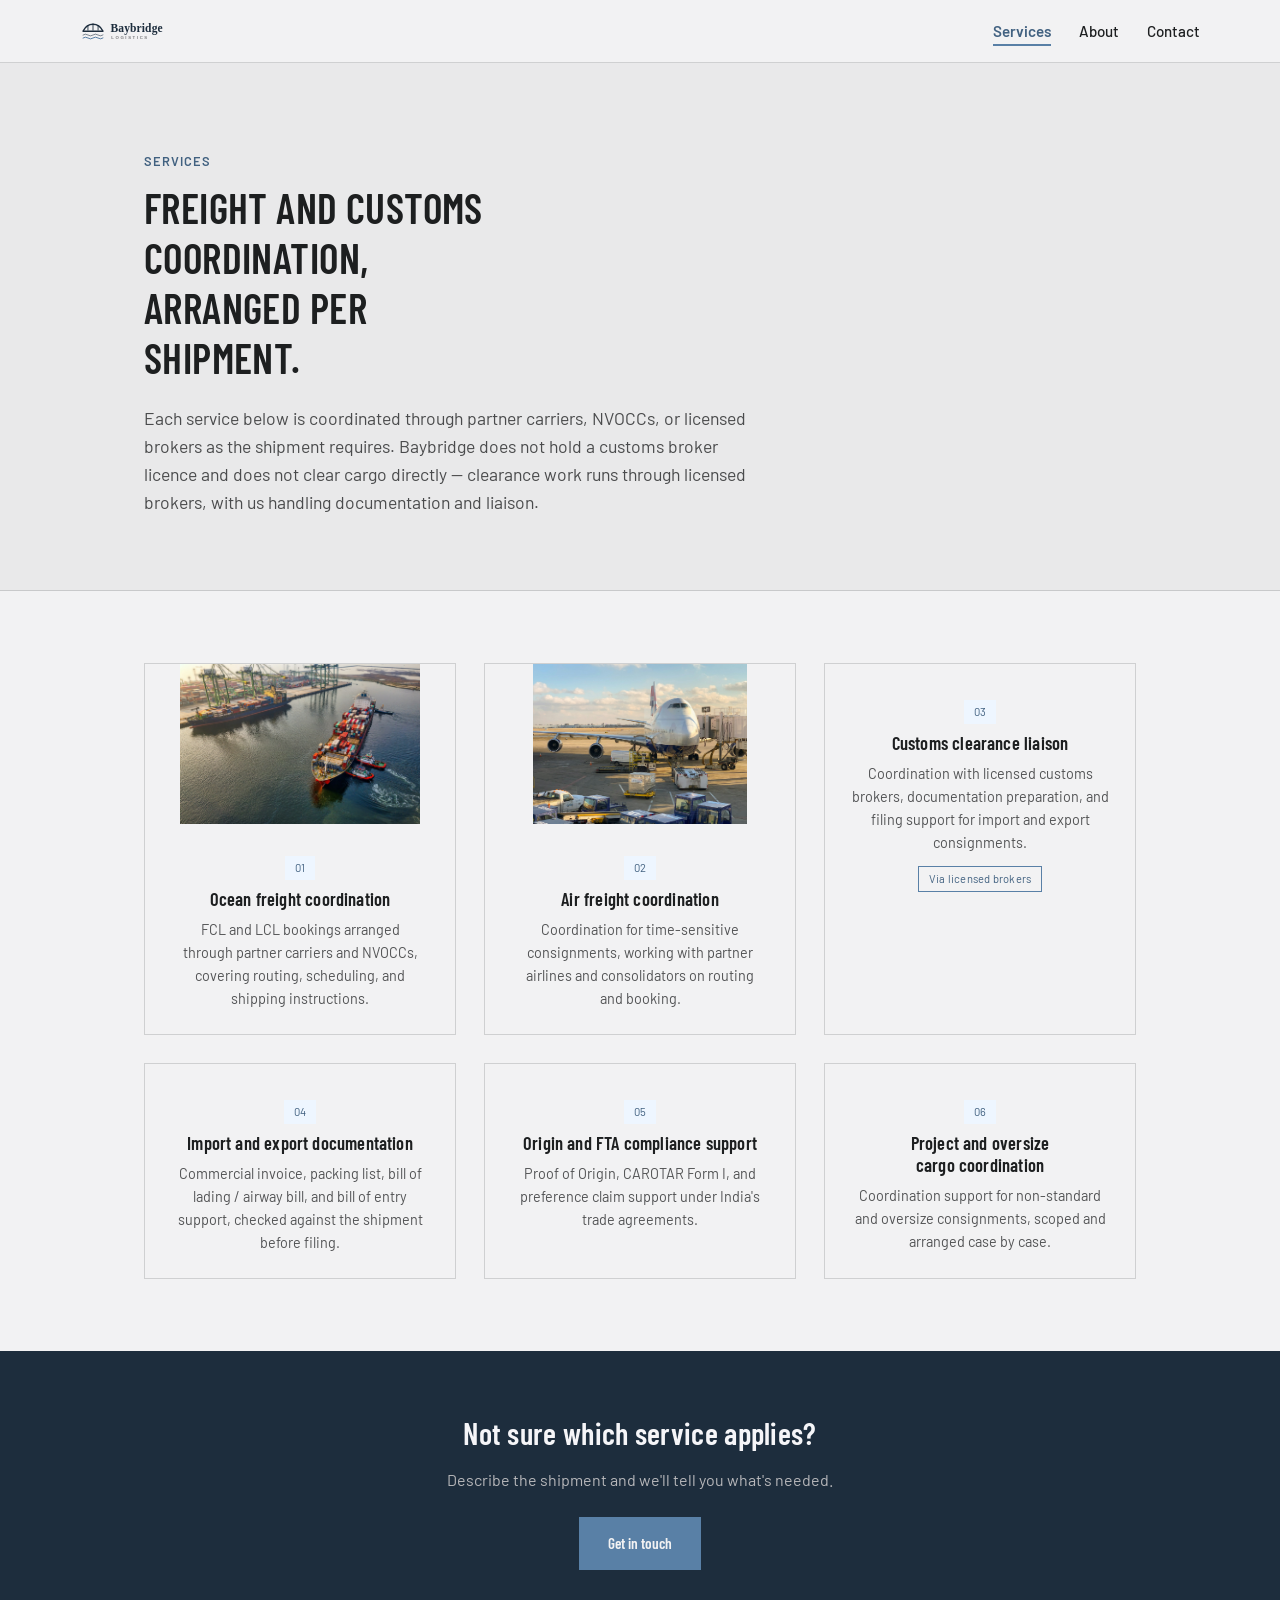
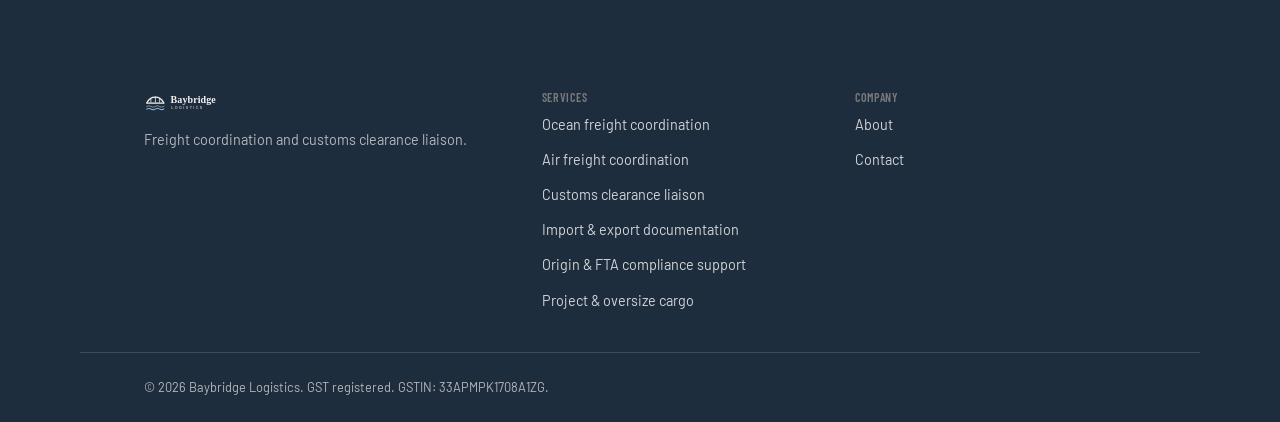
<file: services.html>
<!DOCTYPE html>
<html lang="en">
<head>
<meta charset="UTF-8">
<meta name="viewport" content="width=device-width, initial-scale=1.0">
<title>Services — Baybridge Logistics</title>
<meta name="description" content="Ocean and air freight coordination, customs clearance liaison, documentation, and FTA compliance support from Baybridge Logistics, a freight forwarding agent.">
<meta property="og:type" content="website">
<meta property="og:title" content="Services — Baybridge Logistics">
<meta property="og:description" content="Ocean and air freight coordination, customs clearance liaison, documentation, and FTA compliance support.">
<meta property="og:image" content="brand/baybridge-mark-ds.svg">
<link rel="icon" type="image/svg+xml" href="brand/baybridge-mark-ds.svg">
<link rel="stylesheet" href="css/style.css">
</head>
<body>

<header class="site-header">
  <nav class="nav container" aria-label="Primary">
    <a class="nav__logo" href="index.html" aria-label="Baybridge Logistics home">
      <img src="brand/baybridge-logo-ds.svg" alt="Baybridge Logistics">
    </a>
    <button class="nav-toggle" aria-expanded="false" aria-controls="primary-nav">Menu</button>
    <ul class="nav__links" id="primary-nav">
      <li><a href="services.html" aria-current="page">Services</a></li>
      <li><a href="about.html">About</a></li>
      <li><a href="contact.html">Contact</a></li>
    </ul>
  </nav>
</header>

<main>

  <section class="hero">
    <div class="container">
      <span class="eyebrow">Services</span>
      <h1 class="hero__tag">Freight and customs coordination, arranged per shipment.</h1>
      <p class="lede">Each service below is coordinated through partner carriers, NVOCCs, or licensed brokers as the shipment requires. Baybridge does not hold a customs broker licence and does not clear cargo directly — clearance work runs through licensed brokers, with us handling documentation and liaison.</p>
    </div>
  </section>

  <section class="section">
    <div class="container">
    <div class="services-grid">

      <div class="service-card blueprint" id="ocean-freight">
        <i class="corner tl"></i><i class="corner tr"></i><i class="corner bl"></i><i class="corner br"></i>
        <div class="service-card__photo">
          <img src="images/ocean-freight-port.jpg" alt="Container ship being loaded at a port">
        </div>
        <span class="tag tag-accent">01</span>
        <h3>Ocean freight coordination</h3>
        <p>FCL and LCL bookings arranged through partner carriers and NVOCCs, covering routing, scheduling, and shipping instructions.</p>
      </div>

      <div class="service-card blueprint" id="air-freight">
        <i class="corner tl"></i><i class="corner tr"></i><i class="corner bl"></i><i class="corner br"></i>
        <div class="service-card__photo">
          <img src="images/air-freight-tarmac.jpg" alt="Wide-body aircraft on the tarmac with ground cargo handling equipment">
        </div>
        <span class="tag tag-accent">02</span>
        <h3>Air freight coordination</h3>
        <p>Coordination for time-sensitive consignments, working with partner airlines and consolidators on routing and booking.</p>
      </div>

      <div class="service-card blueprint" id="customs-liaison">
        <i class="corner tl"></i><i class="corner tr"></i><i class="corner bl"></i><i class="corner br"></i>
        <span class="tag tag-accent">03</span>
        <h3>Customs clearance liaison</h3>
        <p>Coordination with licensed customs brokers, documentation preparation, and filing support for import and export consignments.</p>
        <span class="tag tag-outline">Via licensed brokers</span>
      </div>

      <div class="service-card blueprint" id="documentation">
        <i class="corner tl"></i><i class="corner tr"></i><i class="corner bl"></i><i class="corner br"></i>
        <span class="tag tag-accent">04</span>
        <h3>Import and export documentation</h3>
        <p>Commercial invoice, packing list, bill of lading / airway bill, and bill of entry support, checked against the shipment before filing.</p>
      </div>

      <div class="service-card blueprint" id="fta-compliance">
        <i class="corner tl"></i><i class="corner tr"></i><i class="corner bl"></i><i class="corner br"></i>
        <span class="tag tag-accent">05</span>
        <h3>Origin and FTA compliance support</h3>
        <p>Proof of Origin, CAROTAR Form I, and preference claim support under India's trade agreements.</p>
      </div>

      <div class="service-card blueprint" id="project-cargo">
        <i class="corner tl"></i><i class="corner tr"></i><i class="corner bl"></i><i class="corner br"></i>
        <span class="tag tag-accent">06</span>
        <h3>Project and oversize cargo coordination</h3>
        <p>Coordination support for non-standard and oversize consignments, scoped and arranged case by case.</p>
      </div>

    </div>
    </div>
  </section>

  <section class="cta-strip">
    <div class="container">
      <h2>Not sure which service applies?</h2>
      <p>Describe the shipment and we'll tell you what's needed.</p>
      <a class="btn btn-primary" href="contact.html">Get in touch</a>
    </div>
  </section>

</main>

<footer class="site-footer">
  <div class="container footer-grid">
    <div>
      <a class="nav__logo" href="index.html" aria-label="Baybridge Logistics home">
        <img src="brand/baybridge-logo-ds-reversed.svg" alt="Baybridge Logistics">
      </a>
      <p>Freight coordination and customs clearance liaison.</p>
    </div>
    <div class="footer-col">
      <h6>Services</h6>
      <ul>
        <li><a href="services.html#ocean-freight">Ocean freight coordination</a></li>
        <li><a href="services.html#air-freight">Air freight coordination</a></li>
        <li><a href="services.html#customs-liaison">Customs clearance liaison</a></li>
        <li><a href="services.html#documentation">Import &amp; export documentation</a></li>
        <li><a href="services.html#fta-compliance">Origin &amp; FTA compliance support</a></li>
        <li><a href="services.html#project-cargo">Project &amp; oversize cargo</a></li>
      </ul>
    </div>
    <div class="footer-col">
      <h6>Company</h6>
      <ul>
        <li><a href="about.html">About</a></li>
        <li><a href="contact.html">Contact</a></li>
      </ul>
    </div>
  </div>
  <div class="container footer-bottom">
    <span>&copy; 2026 Baybridge Logistics. GST registered. GSTIN: 33APMPK1708A1ZG.</span>
  </div>
</footer>

<script src="js/main.js"></script>
</body>
</html>
</file>
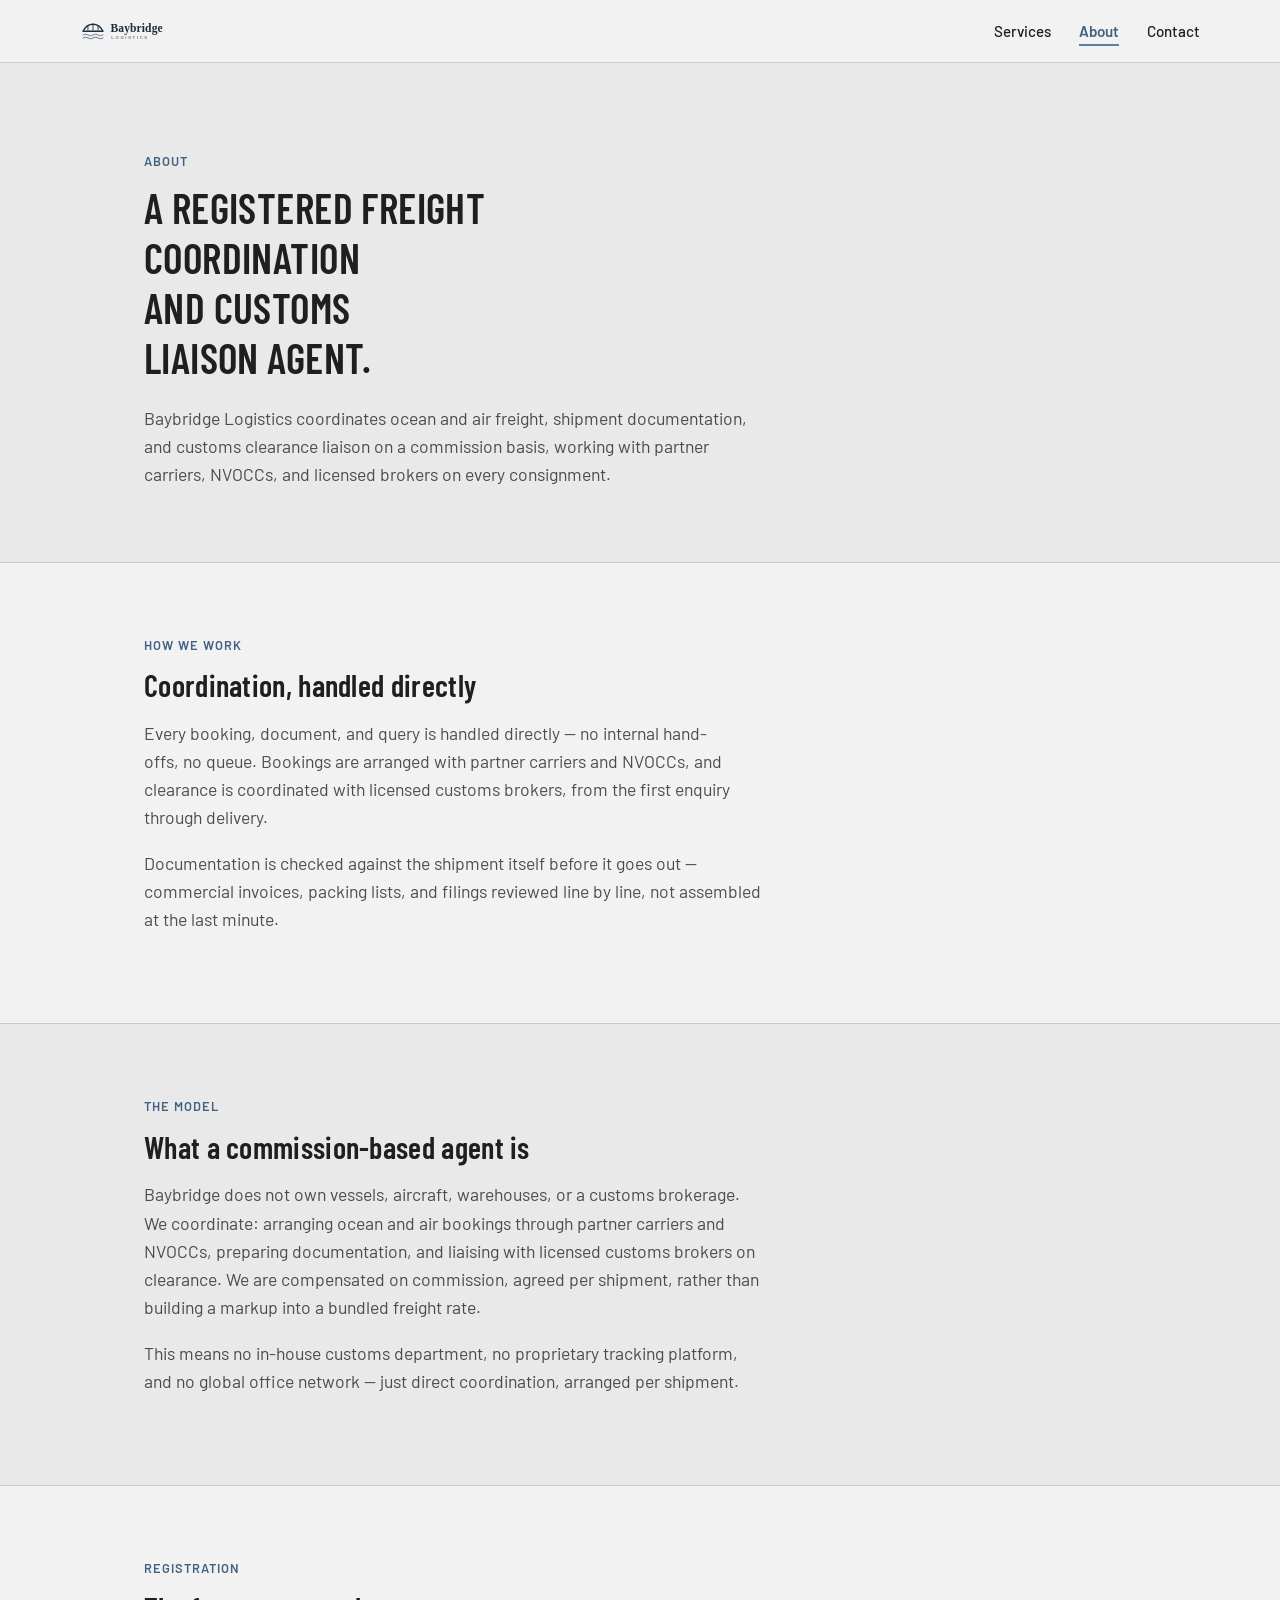
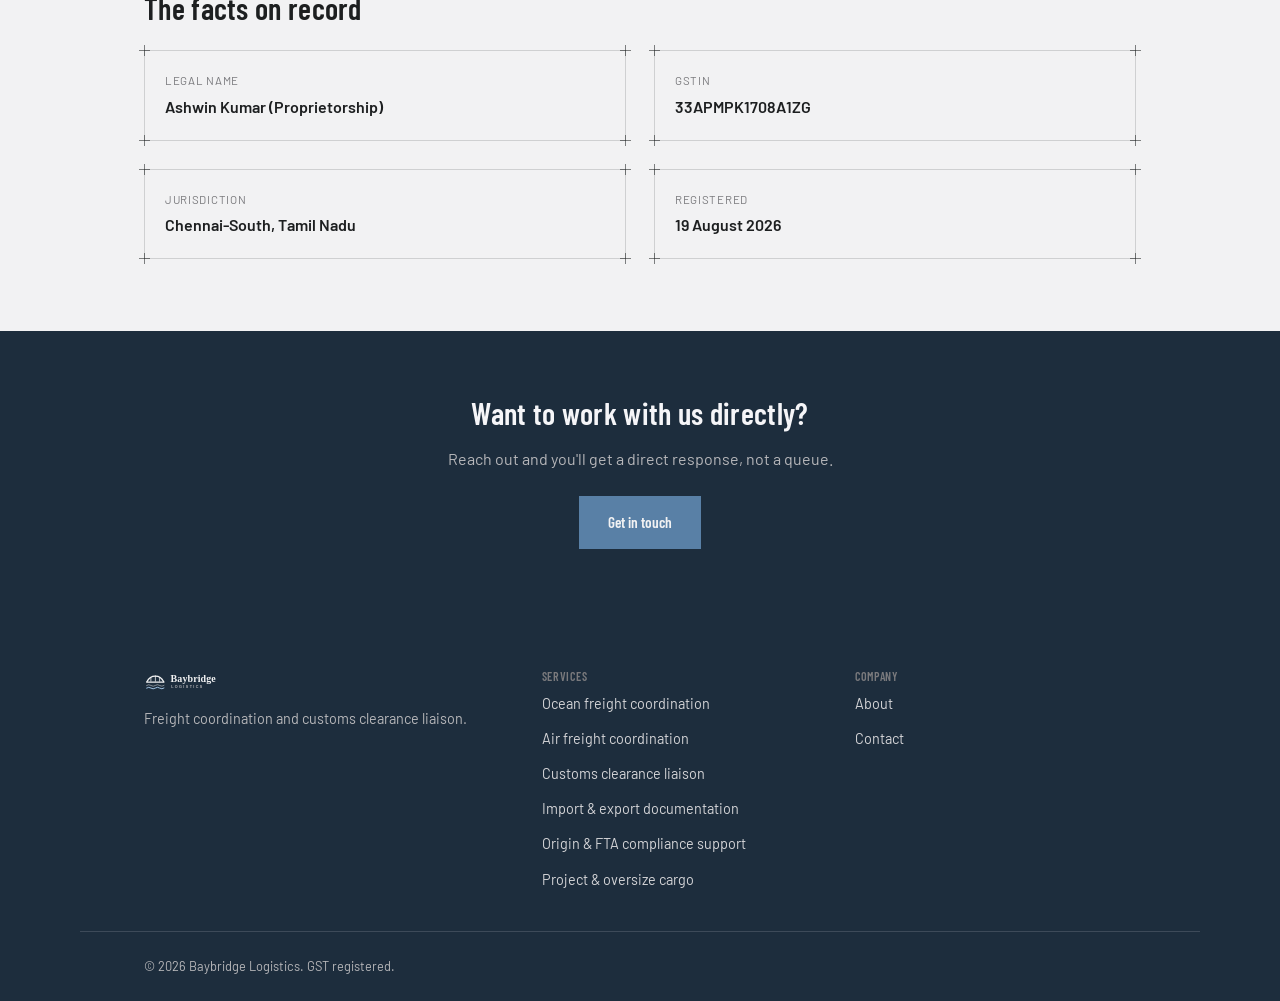
<file: design_handoff_baybridge_site/about.html>
<!DOCTYPE html>
<html lang="en">
<head>
<meta charset="UTF-8">
<meta name="viewport" content="width=device-width, initial-scale=1.0">
<title>About — Baybridge Logistics</title>
<meta name="description" content="Baybridge Logistics is a registered freight forwarding and customs liaison agent, coordinating ocean and air freight and customs documentation on a commission basis.">
<meta property="og:type" content="website">
<meta property="og:title" content="About — Baybridge Logistics">
<meta property="og:description" content="A registered freight forwarding and customs liaison agent.">
<meta property="og:image" content="brand/baybridge-mark-ds.svg">
<link rel="icon" type="image/svg+xml" href="brand/baybridge-mark-ds.svg">
<link rel="stylesheet" href="css/style.css">
</head>
<body>

<header class="site-header">
  <nav class="nav container" aria-label="Primary">
    <a class="nav__logo" href="index.html" aria-label="Baybridge Logistics home">
      <img src="brand/baybridge-logo-ds.svg" alt="Baybridge Logistics">
    </a>
    <button class="nav-toggle" aria-expanded="false" aria-controls="primary-nav">Menu</button>
    <ul class="nav__links" id="primary-nav">
      <li><a href="services.html">Services</a></li>
      <li><a href="about.html" aria-current="page">About</a></li>
      <li><a href="contact.html">Contact</a></li>
    </ul>
  </nav>
</header>

<main>

  <section class="hero">
    <div class="container">
      <span class="eyebrow">About</span>
      <h1 class="hero__tag">A registered freight coordination and customs liaison agent.</h1>
      <p class="lede">Baybridge Logistics coordinates ocean and air freight, shipment documentation, and customs clearance liaison on a commission basis, working with partner carriers, NVOCCs, and licensed brokers on every consignment.</p>
    </div>
  </section>

  <section class="section">
    <div class="container">
      <span class="eyebrow">How we work</span>
      <h2>Coordination, handled directly</h2>
      <p class="lede">Every booking, document, and query is handled directly — no internal hand-offs, no queue. Bookings are arranged with partner carriers and NVOCCs, and clearance is coordinated with licensed customs brokers, from the first enquiry through delivery.</p>
      <p class="lede">Documentation is checked against the shipment itself before it goes out — commercial invoices, packing lists, and filings reviewed line by line, not assembled at the last minute.</p>
    </div>
  </section>

  <section class="section section--alt">
    <div class="container">
      <span class="eyebrow">The model</span>
      <h2>What a commission-based agent is</h2>
      <p class="lede">Baybridge does not own vessels, aircraft, warehouses, or a customs brokerage. We coordinate: arranging ocean and air bookings through partner carriers and NVOCCs, preparing documentation, and liaising with licensed customs brokers on clearance. We are compensated on commission, agreed per shipment, rather than building a markup into a bundled freight rate.</p>
      <p class="lede">This means no in-house customs department, no proprietary tracking platform, and no global office network — just direct coordination, arranged per shipment.</p>
    </div>
  </section>

  <section class="section">
    <div class="container">
      <span class="eyebrow">Registration</span>
      <h2>The facts on record</h2>
      <dl class="fact-grid">
        <div class="fact-item blueprint">
          <i class="corner tl"></i><i class="corner tr"></i><i class="corner bl"></i><i class="corner br"></i>
          <dt>Legal name</dt>
          <dd>Ashwin Kumar (Proprietorship)</dd>
        </div>
        <div class="fact-item blueprint">
          <i class="corner tl"></i><i class="corner tr"></i><i class="corner bl"></i><i class="corner br"></i>
          <dt>GSTIN</dt>
          <dd>33APMPK1708A1ZG</dd>
        </div>
        <div class="fact-item blueprint">
          <i class="corner tl"></i><i class="corner tr"></i><i class="corner bl"></i><i class="corner br"></i>
          <dt>Jurisdiction</dt>
          <dd>Chennai-South, Tamil Nadu</dd>
        </div>
        <div class="fact-item blueprint">
          <i class="corner tl"></i><i class="corner tr"></i><i class="corner bl"></i><i class="corner br"></i>
          <dt>Registered</dt>
          <dd>19 August 2026</dd>
        </div>
      </dl>
    </div>
  </section>

  <section class="cta-strip">
    <div class="container">
      <h2>Want to work with us directly?</h2>
      <p>Reach out and you'll get a direct response, not a queue.</p>
      <a class="btn btn-primary" href="contact.html">Get in touch</a>
    </div>
  </section>

</main>

<footer class="site-footer">
  <div class="container footer-grid">
    <div>
      <a class="nav__logo" href="index.html" aria-label="Baybridge Logistics home">
        <img src="brand/baybridge-logo-ds-reversed.svg" alt="Baybridge Logistics">
      </a>
      <p>Freight coordination and customs clearance liaison.</p>
    </div>
    <div class="footer-col">
      <h6>Services</h6>
      <ul>
        <li><a href="services.html#ocean-freight">Ocean freight coordination</a></li>
        <li><a href="services.html#air-freight">Air freight coordination</a></li>
        <li><a href="services.html#customs-liaison">Customs clearance liaison</a></li>
        <li><a href="services.html#documentation">Import &amp; export documentation</a></li>
        <li><a href="services.html#fta-compliance">Origin &amp; FTA compliance support</a></li>
        <li><a href="services.html#project-cargo">Project &amp; oversize cargo</a></li>
      </ul>
    </div>
    <div class="footer-col">
      <h6>Company</h6>
      <ul>
        <li><a href="about.html">About</a></li>
        <li><a href="contact.html">Contact</a></li>
      </ul>
    </div>
  </div>
  <div class="container footer-bottom">
    <span>&copy; 2026 Baybridge Logistics. GST registered.</span>
  </div>
</footer>

<script src="js/main.js"></script>
</body>
</html>
</file>
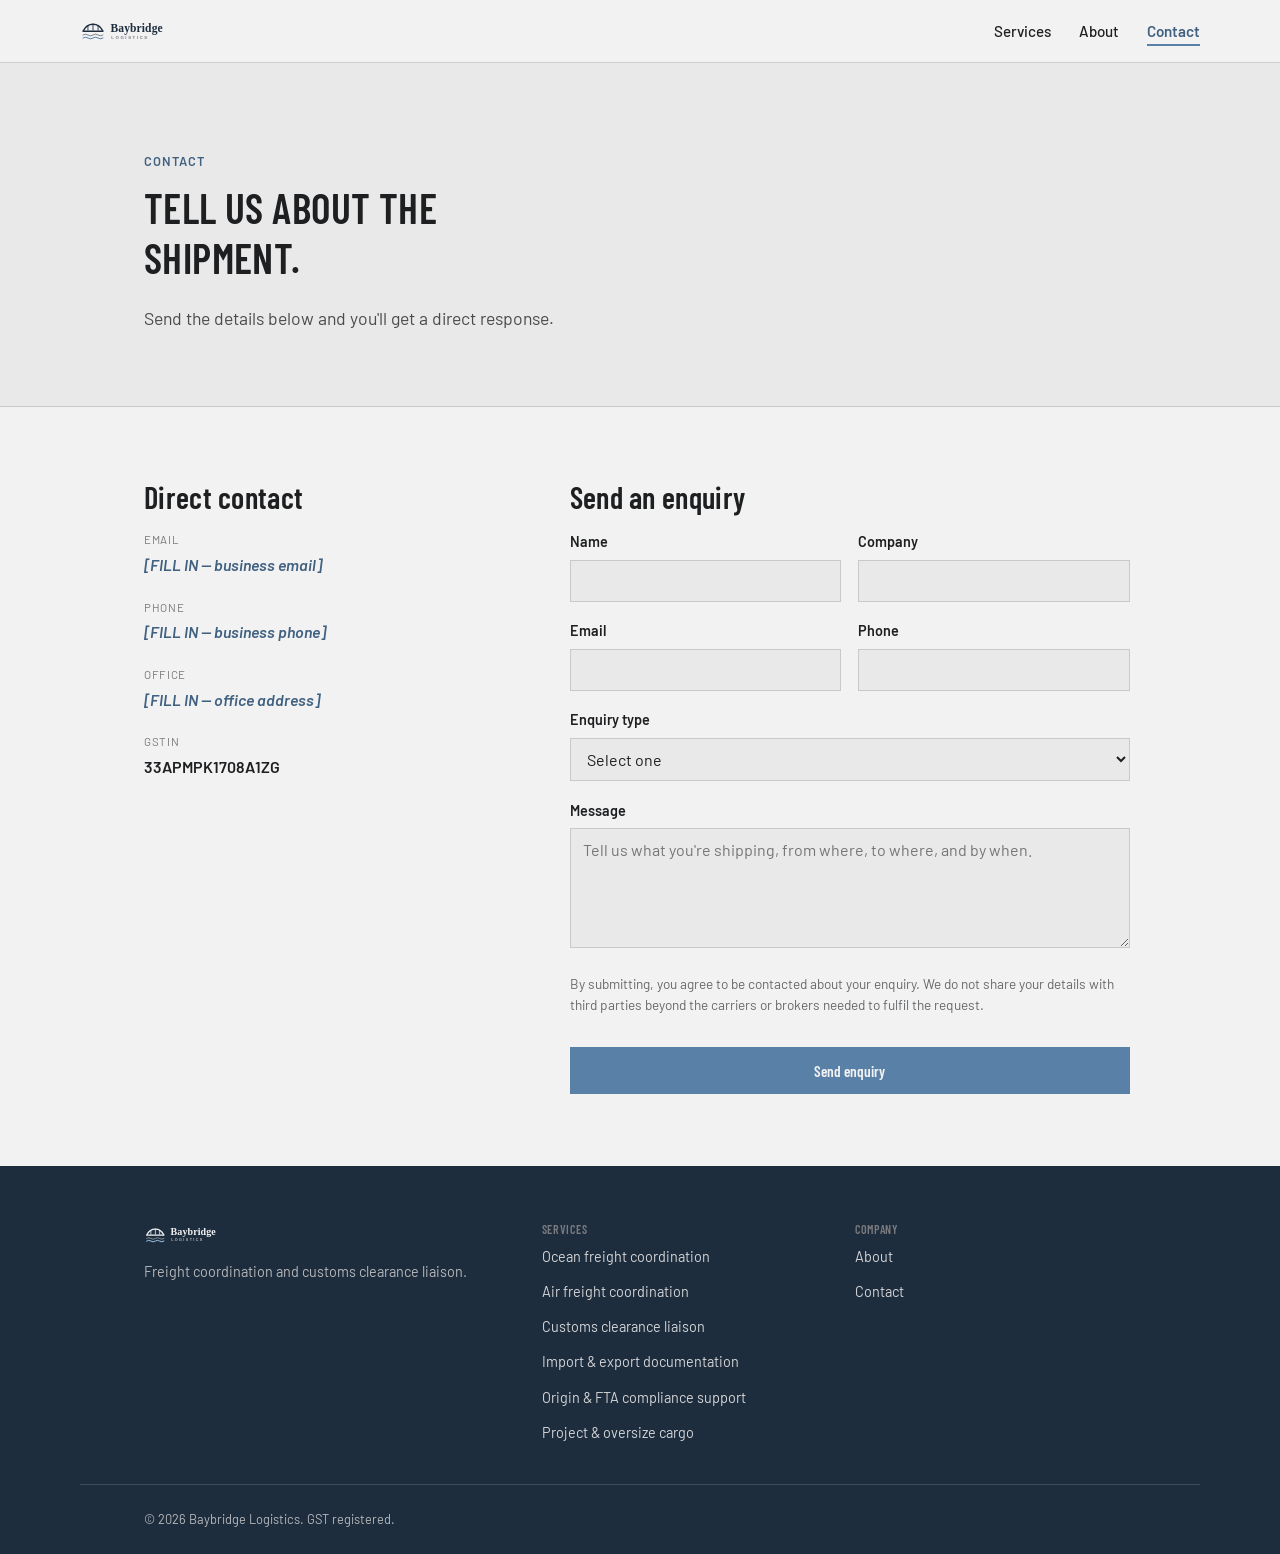
<file: design_handoff_baybridge_site/contact.html>
<!DOCTYPE html>
<html lang="en">
<head>
<meta charset="UTF-8">
<meta name="viewport" content="width=device-width, initial-scale=1.0">
<title>Contact — Baybridge Logistics</title>
<meta name="description" content="Contact Baybridge Logistics, a freight forwarding and customs clearance liaison agent, for import, export, or customs coordination enquiries.">
<meta property="og:type" content="website">
<meta property="og:title" content="Contact — Baybridge Logistics">
<meta property="og:description" content="Get in touch for import, export, or customs coordination enquiries.">
<meta property="og:image" content="brand/baybridge-mark-ds.svg">
<link rel="icon" type="image/svg+xml" href="brand/baybridge-mark-ds.svg">
<link rel="stylesheet" href="css/style.css">
</head>
<body>

<header class="site-header">
  <nav class="nav container" aria-label="Primary">
    <a class="nav__logo" href="index.html" aria-label="Baybridge Logistics home">
      <img src="brand/baybridge-logo-ds.svg" alt="Baybridge Logistics">
    </a>
    <button class="nav-toggle" aria-expanded="false" aria-controls="primary-nav">Menu</button>
    <ul class="nav__links" id="primary-nav">
      <li><a href="services.html">Services</a></li>
      <li><a href="about.html">About</a></li>
      <li><a href="contact.html" aria-current="page">Contact</a></li>
    </ul>
  </nav>
</header>

<main>

  <section class="hero">
    <div class="container">
      <span class="eyebrow">Contact</span>
      <h1 class="hero__tag">Tell us about the shipment.</h1>
      <p class="lede">Send the details below and you'll get a direct response.</p>
    </div>
  </section>

  <section class="section">
    <div class="container contact-grid">

      <div>
        <h2>Direct contact</h2>
        <dl class="contact-info">
          <div>
            <dt>Email</dt>
            <dd class="fill-in">[FILL IN — business email]</dd>
          </div>
          <div>
            <dt>Phone</dt>
            <dd class="fill-in">[FILL IN — business phone]</dd>
          </div>
          <div>
            <dt>Office</dt>
            <dd class="fill-in">[FILL IN — office address]</dd>
          </div>
          <div>
            <dt>GSTIN</dt>
            <dd>33APMPK1708A1ZG</dd>
          </div>
        </dl>
      </div>

      <div>
        <h2>Send an enquiry</h2>

        <!--
          FORM SETUP (no backend — static form submission service)

          This form posts to Formspree. To wire it up:
          1. Create a free account at https://formspree.io
          2. Create a new form and copy its endpoint, e.g.
             https://formspree.io/f/xxxxabcd
          3. Replace YOUR_FORM_ID below in the form action attribute
             with the ID from your Formspree endpoint.
          4. Formspree will email new submissions to the address used
             to create the account; verify that address if prompted.

          Alternative: if deploying to Netlify, you can instead add
          data-netlify="true" to the <form> tag and a hidden input
          name="form-name" value="contact", then remove the Formspree
          action — Netlify Forms will handle submissions natively.
        -->
        <form class="form-grid" action="https://formspree.io/f/YOUR_FORM_ID" method="POST">
          <div class="form-row-2">
            <div>
              <label for="name">Name</label>
              <input type="text" id="name" name="name" required>
            </div>
            <div>
              <label for="company">Company</label>
              <input type="text" id="company" name="company">
            </div>
          </div>

          <div class="form-row-2">
            <div>
              <label for="email">Email</label>
              <input type="email" id="email" name="email" required>
            </div>
            <div>
              <label for="phone">Phone</label>
              <input type="tel" id="phone" name="phone">
            </div>
          </div>

          <div>
            <label for="enquiry-type">Enquiry type</label>
            <select id="enquiry-type" name="enquiry_type" required>
              <option value="">Select one</option>
              <option value="import">Import</option>
              <option value="export">Export</option>
              <option value="customs">Customs</option>
              <option value="other">Other</option>
            </select>
          </div>

          <div>
            <label for="message">Message</label>
            <textarea id="message" name="message" required placeholder="Tell us what you're shipping, from where, to where, and by when."></textarea>
          </div>

          <p class="form-note">By submitting, you agree to be contacted about your enquiry. We do not share your details with third parties beyond the carriers or brokers needed to fulfil the request.</p>

          <button type="submit" class="btn btn-primary">Send enquiry</button>
        </form>
      </div>

    </div>
  </section>

</main>

<footer class="site-footer">
  <div class="container footer-grid">
    <div>
      <a class="nav__logo" href="index.html" aria-label="Baybridge Logistics home">
        <img src="brand/baybridge-logo-ds-reversed.svg" alt="Baybridge Logistics">
      </a>
      <p>Freight coordination and customs clearance liaison.</p>
    </div>
    <div class="footer-col">
      <h6>Services</h6>
      <ul>
        <li><a href="services.html#ocean-freight">Ocean freight coordination</a></li>
        <li><a href="services.html#air-freight">Air freight coordination</a></li>
        <li><a href="services.html#customs-liaison">Customs clearance liaison</a></li>
        <li><a href="services.html#documentation">Import &amp; export documentation</a></li>
        <li><a href="services.html#fta-compliance">Origin &amp; FTA compliance support</a></li>
        <li><a href="services.html#project-cargo">Project &amp; oversize cargo</a></li>
      </ul>
    </div>
    <div class="footer-col">
      <h6>Company</h6>
      <ul>
        <li><a href="about.html">About</a></li>
        <li><a href="contact.html">Contact</a></li>
      </ul>
    </div>
  </div>
  <div class="container footer-bottom">
    <span>&copy; 2026 Baybridge Logistics. GST registered.</span>
  </div>
</footer>

<script src="js/main.js"></script>
</body>
</html>
</file>
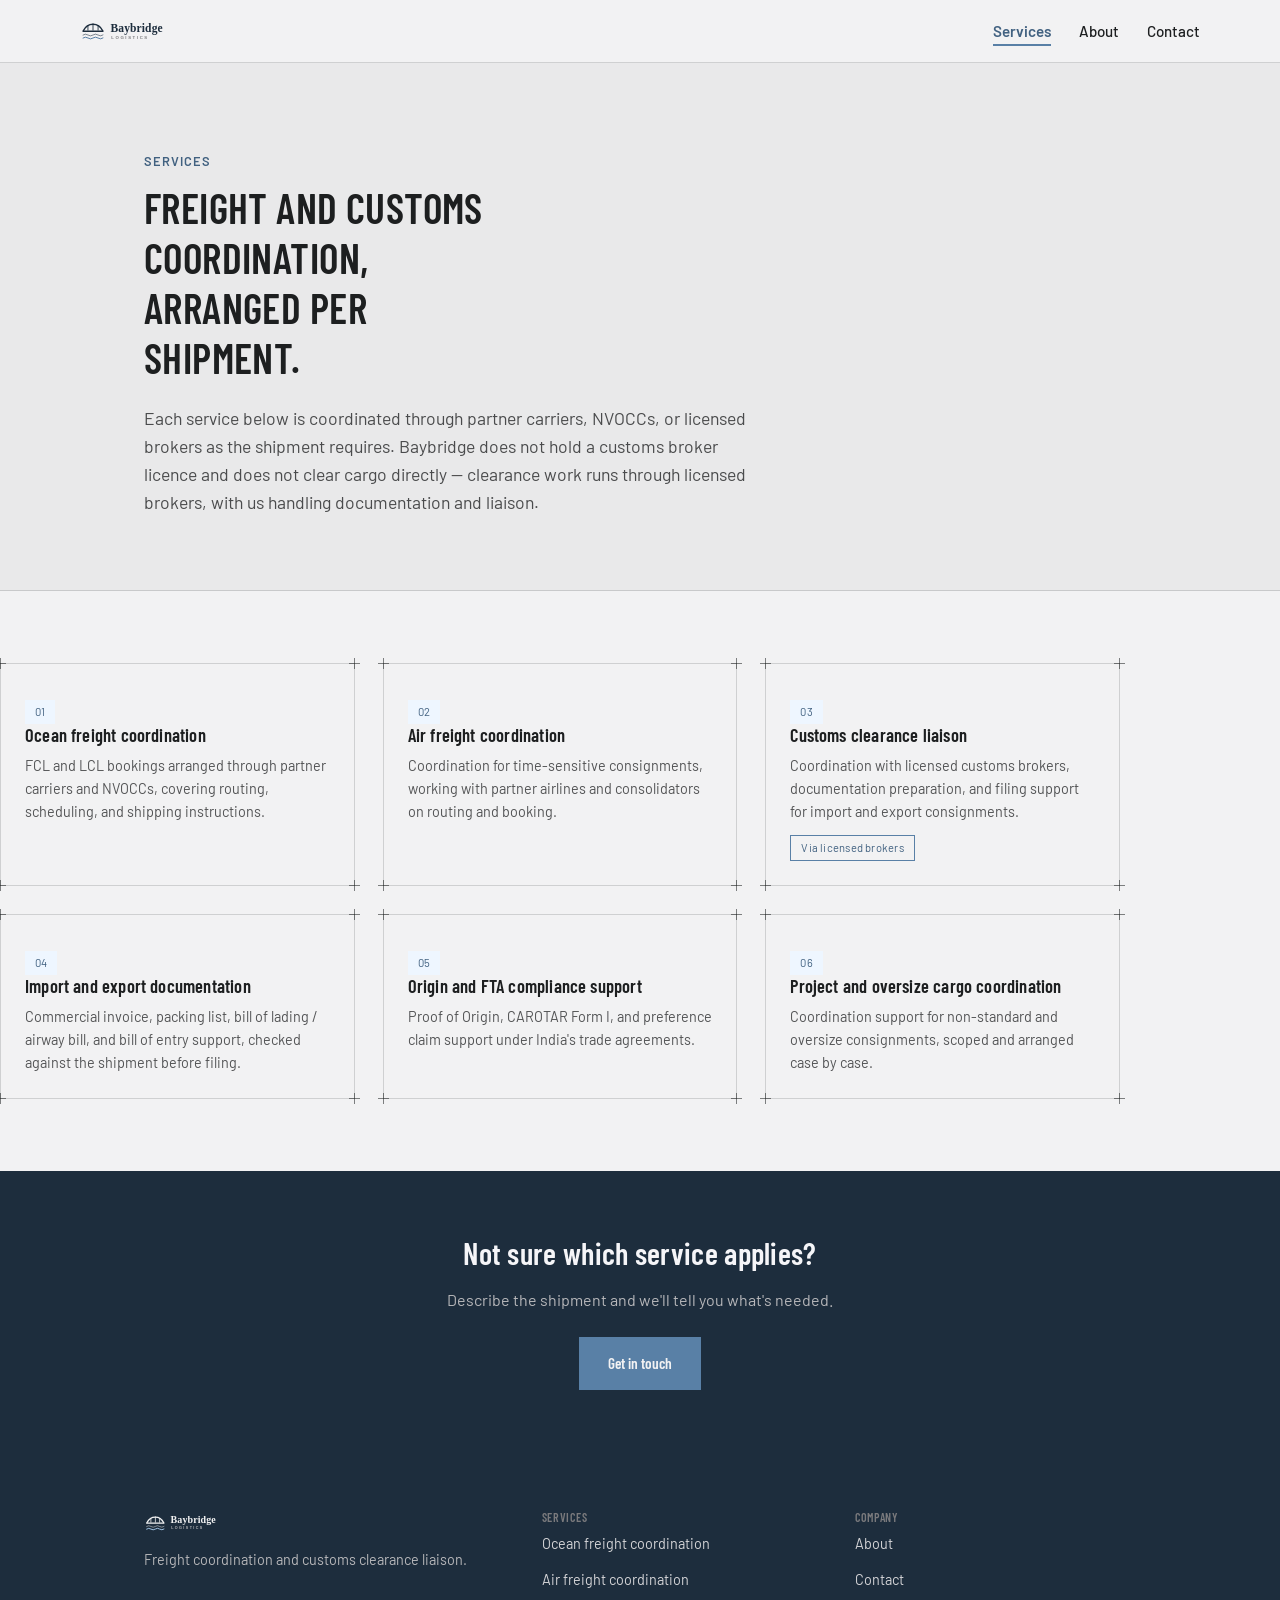
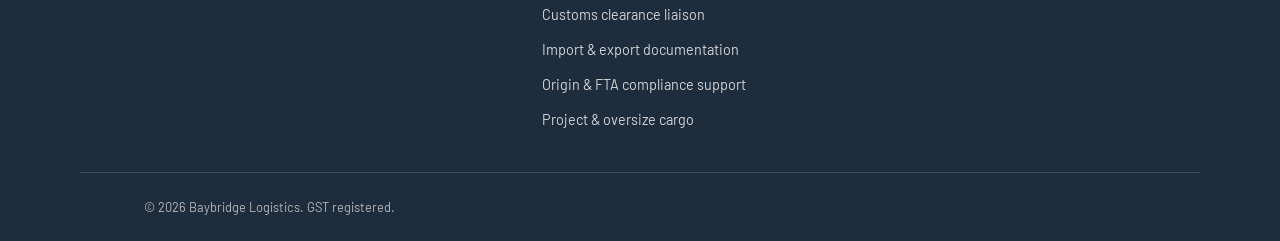
<file: design_handoff_baybridge_site/services.html>
<!DOCTYPE html>
<html lang="en">
<head>
<meta charset="UTF-8">
<meta name="viewport" content="width=device-width, initial-scale=1.0">
<title>Services — Baybridge Logistics</title>
<meta name="description" content="Ocean and air freight coordination, customs clearance liaison, documentation, and FTA compliance support from Baybridge Logistics, a freight forwarding agent.">
<meta property="og:type" content="website">
<meta property="og:title" content="Services — Baybridge Logistics">
<meta property="og:description" content="Ocean and air freight coordination, customs clearance liaison, documentation, and FTA compliance support.">
<meta property="og:image" content="brand/baybridge-mark-ds.svg">
<link rel="icon" type="image/svg+xml" href="brand/baybridge-mark-ds.svg">
<link rel="stylesheet" href="css/style.css">
</head>
<body>

<header class="site-header">
  <nav class="nav container" aria-label="Primary">
    <a class="nav__logo" href="index.html" aria-label="Baybridge Logistics home">
      <img src="brand/baybridge-logo-ds.svg" alt="Baybridge Logistics">
    </a>
    <button class="nav-toggle" aria-expanded="false" aria-controls="primary-nav">Menu</button>
    <ul class="nav__links" id="primary-nav">
      <li><a href="services.html" aria-current="page">Services</a></li>
      <li><a href="about.html">About</a></li>
      <li><a href="contact.html">Contact</a></li>
    </ul>
  </nav>
</header>

<main>

  <section class="hero">
    <div class="container">
      <span class="eyebrow">Services</span>
      <h1 class="hero__tag">Freight and customs coordination, arranged per shipment.</h1>
      <p class="lede">Each service below is coordinated through partner carriers, NVOCCs, or licensed brokers as the shipment requires. Baybridge does not hold a customs broker licence and does not clear cargo directly — clearance work runs through licensed brokers, with us handling documentation and liaison.</p>
    </div>
  </section>

  <section class="section">
    <div class="container services-grid">

      <div class="service-card blueprint" id="ocean-freight">
        <i class="corner tl"></i><i class="corner tr"></i><i class="corner bl"></i><i class="corner br"></i>
        <span class="tag tag-accent">01</span>
        <h3>Ocean freight coordination</h3>
        <p>FCL and LCL bookings arranged through partner carriers and NVOCCs, covering routing, scheduling, and shipping instructions.</p>
      </div>

      <div class="service-card blueprint" id="air-freight">
        <i class="corner tl"></i><i class="corner tr"></i><i class="corner bl"></i><i class="corner br"></i>
        <span class="tag tag-accent">02</span>
        <h3>Air freight coordination</h3>
        <p>Coordination for time-sensitive consignments, working with partner airlines and consolidators on routing and booking.</p>
      </div>

      <div class="service-card blueprint" id="customs-liaison">
        <i class="corner tl"></i><i class="corner tr"></i><i class="corner bl"></i><i class="corner br"></i>
        <span class="tag tag-accent">03</span>
        <h3>Customs clearance liaison</h3>
        <p>Coordination with licensed customs brokers, documentation preparation, and filing support for import and export consignments.</p>
        <span class="tag tag-outline">Via licensed brokers</span>
      </div>

      <div class="service-card blueprint" id="documentation">
        <i class="corner tl"></i><i class="corner tr"></i><i class="corner bl"></i><i class="corner br"></i>
        <span class="tag tag-accent">04</span>
        <h3>Import and export documentation</h3>
        <p>Commercial invoice, packing list, bill of lading / airway bill, and bill of entry support, checked against the shipment before filing.</p>
      </div>

      <div class="service-card blueprint" id="fta-compliance">
        <i class="corner tl"></i><i class="corner tr"></i><i class="corner bl"></i><i class="corner br"></i>
        <span class="tag tag-accent">05</span>
        <h3>Origin and FTA compliance support</h3>
        <p>Proof of Origin, CAROTAR Form I, and preference claim support under India's trade agreements.</p>
      </div>

      <div class="service-card blueprint" id="project-cargo">
        <i class="corner tl"></i><i class="corner tr"></i><i class="corner bl"></i><i class="corner br"></i>
        <span class="tag tag-accent">06</span>
        <h3>Project and oversize cargo coordination</h3>
        <p>Coordination support for non-standard and oversize consignments, scoped and arranged case by case.</p>
      </div>

    </div>
  </section>

  <section class="cta-strip">
    <div class="container">
      <h2>Not sure which service applies?</h2>
      <p>Describe the shipment and we'll tell you what's needed.</p>
      <a class="btn btn-primary" href="contact.html">Get in touch</a>
    </div>
  </section>

</main>

<footer class="site-footer">
  <div class="container footer-grid">
    <div>
      <a class="nav__logo" href="index.html" aria-label="Baybridge Logistics home">
        <img src="brand/baybridge-logo-ds-reversed.svg" alt="Baybridge Logistics">
      </a>
      <p>Freight coordination and customs clearance liaison.</p>
    </div>
    <div class="footer-col">
      <h6>Services</h6>
      <ul>
        <li><a href="services.html#ocean-freight">Ocean freight coordination</a></li>
        <li><a href="services.html#air-freight">Air freight coordination</a></li>
        <li><a href="services.html#customs-liaison">Customs clearance liaison</a></li>
        <li><a href="services.html#documentation">Import &amp; export documentation</a></li>
        <li><a href="services.html#fta-compliance">Origin &amp; FTA compliance support</a></li>
        <li><a href="services.html#project-cargo">Project &amp; oversize cargo</a></li>
      </ul>
    </div>
    <div class="footer-col">
      <h6>Company</h6>
      <ul>
        <li><a href="about.html">About</a></li>
        <li><a href="contact.html">Contact</a></li>
      </ul>
    </div>
  </div>
  <div class="container footer-bottom">
    <span>&copy; 2026 Baybridge Logistics. GST registered.</span>
  </div>
</footer>

<script src="js/main.js"></script>
</body>
</html>
</file>
<file: css/style.css>
/* Baybridge Logistics — stylesheet, restyled onto the Industry design system.
   Palette/type: Industry tokens (see README "Design Tokens"). No page uses inline styles;
   this file is the only stylesheet, same architecture as the original repo. */
@import url('https://fonts.googleapis.com/css2?family=Barlow:wght@400;500;700&family=Barlow+Condensed:wght@400;600&display=swap');

:root {
  --color-bg: #f2f2f3;
  --color-surface: #e9e9ea;
  --color-text: #1d1f20;
  --color-accent: #5980a6;
  --color-divider: rgba(29,31,32,0.16);

  --color-neutral-100: #f5f5f8;
  --color-neutral-300: #d4d4d7;
  --color-neutral-400: #b7b7ba;
  --color-neutral-600: #7a7a7d;
  --color-neutral-800: #424244;

  --color-accent-100: #eef6ff;
  --color-accent-700: #416180;
  --color-accent-900: #1d2d3d;

  --font-heading: "Barlow Condensed", system-ui, sans-serif;
  --font-body: "Barlow", system-ui, sans-serif;

  --max-width: 1120px;
}

* { box-sizing: border-box; }
html { scroll-behavior: smooth; }

body {
  margin: 0;
  font-family: var(--font-body);
  color: var(--color-text);
  background: var(--color-bg);
  line-height: 1.6;
  font-size: 16px;
  text-wrap: pretty;
}

h1, h2, h3, h4, h6 {
  font-family: var(--font-heading);
  font-weight: 600;
  color: var(--color-text);
  line-height: 1.2;
  margin: 0 0 0.5em;
  letter-spacing: 0.01em;
}
h1 { font-size: 2.6rem; text-transform: uppercase; }
h2 { font-size: 1.9rem; }
h3 { font-size: 1.15rem; }
h6 { font-size: 0.75rem; text-transform: uppercase; letter-spacing: 0.06em; color: var(--color-neutral-600); }

p { margin: 0 0 1em; }

a { color: var(--color-accent-700); text-decoration: none; }
a:hover { color: var(--color-accent); }

a:focus-visible, button:focus-visible, input:focus-visible, textarea:focus-visible, select:focus-visible {
  outline: 2px solid var(--color-accent);
  outline-offset: 2px;
}

img { max-width: 100%; display: block; }

.container { max-width: var(--max-width); margin: 0 auto; padding: 0 clamp(20px, 5vw, 64px); }

.section { padding: 4.5rem 0; }
.section--alt { background: var(--color-surface); border-top: 1px solid var(--color-divider); border-bottom: 1px solid var(--color-divider); }

.eyebrow {
  display: block;
  font-size: 0.8rem;
  font-weight: 600;
  letter-spacing: 0.08em;
  text-transform: uppercase;
  color: var(--color-accent-700);
  margin-bottom: 0.75rem;
}

.lede { font-size: 1.1rem; color: rgba(29,31,32,0.78); max-width: 62ch; }

/* — blueprint frame: every card/figure is a hairline-bordered line drawing — */
.blueprint { position: relative; border: 1px solid var(--color-divider); }
.blueprint > .corner { display: none; }

/* — header / nav — */
.site-header { border-bottom: 1px solid var(--color-divider); background: var(--color-bg); position: sticky; top: 0; z-index: 50; }
.nav { display: flex; align-items: center; justify-content: space-between; padding: 1rem 0; gap: 1rem; }
.nav__logo img { height: 30px; width: auto; }
.nav__links { display: flex; align-items: center; gap: 1.75rem; list-style: none; margin: 0; padding: 0; }
.nav__links a { color: var(--color-text); font-weight: 500; font-size: 0.95rem; padding: 0.25rem 0; border-bottom: 2px solid transparent; }
.nav__links a:hover, .nav__links a[aria-current="page"] { border-bottom-color: var(--color-accent); color: var(--color-accent-700); font-weight: 600; }
.nav-toggle { display: none; background: none; border: 1px solid var(--color-divider); border-radius: 2px; padding: 0.4rem 0.6rem; font-family: var(--font-body); font-size: 0.95rem; color: var(--color-text); }

/* — buttons — */
.btn { display: inline-flex; align-items: center; justify-content: center; padding: 0.85rem 1.75rem; font-family: var(--font-heading); font-weight: 600; font-size: 0.95rem; border: 1px solid transparent; border-radius: 0; cursor: pointer; }
.btn-primary { background: var(--color-accent); color: var(--color-bg); border-color: var(--color-accent); }
.btn-primary:hover { background: #597ea3; }
.btn-secondary { background: transparent; color: var(--color-text); border-color: var(--color-divider); }
.btn-secondary:hover { background: rgba(29,31,32,0.06); }

/* — tags — */
.tag { display: inline-flex; align-items: center; font-size: 0.7rem; letter-spacing: 0.02em; padding: 3px 10px; }
.tag-accent { background: var(--color-accent-100); color: var(--color-accent-700); }
.tag-outline { border: 1px solid var(--color-accent); color: var(--color-accent-700); }

/* — hero — */
.hero { padding: 5.5rem 0 3.5rem; background: var(--color-surface); border-bottom: 1px solid var(--color-divider); }
.hero__tag { max-width: 18ch; }
.hero__actions { margin-top: 1.75rem; display: flex; gap: 1rem; flex-wrap: wrap; }

/* — photography — */
.photo-frame { margin: 0; border-width: 0 0 1px; overflow: hidden; }
.photo-frame img { width: 100%; height: 340px; object-fit: cover; }
@media (min-width: 760px) { .photo-frame img { height: 440px; } }
.service-card__photo { margin: -1.5rem -1.5rem 1.25rem; overflow: hidden; }
.service-card__photo img { width: 100%; height: 160px; object-fit: cover; display: block; }

/* — positioning block — */
.positioning { display: grid; grid-template-columns: 1fr; gap: 2rem; }
@media (min-width: 800px) { .positioning { grid-template-columns: 0.9fr 1.1fr; align-items: start; } }
.positioning__points { list-style: none; margin: 0; padding: 0; display: grid; gap: 1.5rem; }
.positioning__points li { padding-left: 1.25rem; border-left: 2px solid var(--color-accent); }
.positioning__points strong { display: block; font-family: var(--font-heading); font-size: 1.1rem; margin-bottom: 0.25rem; }
.positioning__points span { color: rgba(29,31,32,0.75); font-size: 0.95rem; }

/* — why-list / fact-grid / services-grid: blueprint cards on a grid — */
.why-list, .fact-grid, .services-grid { list-style: none; margin: 0; padding: 0; display: grid; gap: 1.75rem; }
.why-list { grid-template-columns: 1fr; }
@media (min-width: 700px) { .why-list { grid-template-columns: repeat(2, 1fr); } }
.why-list li { display: flex; gap: 1.1rem; padding: 1.5rem; }
.why-list li.span-2 { grid-column: 1 / -1; }
.why-list__num { font-family: var(--font-heading); font-size: 1.75rem; font-weight: 600; color: var(--color-accent); flex-shrink: 0; }
.why-list h3 { margin-bottom: 0.35rem; }
.why-list p { margin: 0; color: rgba(29,31,32,0.75); font-size: 0.95rem; }

.services-grid { grid-template-columns: 1fr; }
@media (min-width: 640px) { .services-grid { grid-template-columns: repeat(2, 1fr); } }
@media (min-width: 980px) { .services-grid { grid-template-columns: repeat(3, 1fr); } }
.service-card { padding: 1.5rem; text-align: center; display: flex; flex-direction: column; align-items: center; }
.service-card h3 { margin-bottom: 0.5rem; }
.service-card p { color: rgba(29,31,32,0.75); font-size: 0.9rem; margin-bottom: 0; }
.service-card .tag { margin-top: 0.75rem; }
.service-card .tag-accent { margin-bottom: 0.5rem; }

.fact-grid { grid-template-columns: 1fr; margin-top: 1.5rem; }
@media (min-width: 700px) { .fact-grid { grid-template-columns: repeat(2, 1fr); } }
.fact-item { padding: 1.25rem; }
.fact-item dt { font-size: 0.72rem; text-transform: uppercase; letter-spacing: 0.06em; color: var(--color-neutral-600); margin-bottom: 0.25rem; }
.fact-item dd { margin: 0; font-weight: 600; }

/* — FAQ — */
.faq { max-width: 76ch; }
.faq-item { border-bottom: 1px solid var(--color-divider); }
.faq-item summary { cursor: pointer; font-family: var(--font-heading); font-weight: 600; font-size: 1.15rem; padding: 1.1rem 0; list-style: none; display: flex; justify-content: space-between; align-items: center; gap: 1rem; }
.faq-item summary::-webkit-details-marker { display: none; }
.faq-item summary::after { content: "+"; color: var(--color-accent); font-size: 1.4rem; flex-shrink: 0; font-family: var(--font-body); }
.faq-item[open] summary::after { content: "\2212"; }
.faq-item p { color: rgba(29,31,32,0.75); padding-bottom: 1.1rem; margin: 0; }

/* — CTA strip — */
.cta-strip { background: var(--color-accent-900); color: var(--color-neutral-100); padding: 4rem 0; text-align: center; }
.cta-strip h2 { color: var(--color-neutral-100); }
.cta-strip p { color: var(--color-neutral-400); max-width: 55ch; margin: 0 auto 1.5rem; }

/* — forms — */
.contact-single { display: flex; justify-content: center; }
.contact-email-line { margin: 0.5rem 0 1.5rem; color: rgba(29,31,32,0.75); }
.form-grid { display: grid; gap: 1.1rem; max-width: 560px; width: 100%; }
.form-row-2 { display: grid; grid-template-columns: 1fr; gap: 1.1rem; }
@media (min-width: 560px) { .form-row-2 { grid-template-columns: 1fr 1fr; } }
label { display: block; font-weight: 600; font-size: 0.9rem; margin-bottom: 0.4rem; }
input, select, textarea { width: 100%; padding: 0.65rem 0.75rem; border: 1px solid var(--color-divider); border-radius: 0; font-family: var(--font-body); font-size: 1rem; color: var(--color-text); background: var(--color-surface); }
input:focus-visible, select:focus-visible, textarea:focus-visible { border-color: var(--color-accent); }
textarea { resize: vertical; min-height: 120px; }
.form-note { font-size: 0.85rem; color: rgba(29,31,32,0.65); }

/* — footer — */
.site-footer { background: var(--color-accent-900); color: var(--color-neutral-300); padding: 3.5rem 0 1.5rem; }
.footer-grid { display: grid; gap: 2rem; grid-template-columns: 1fr; }
@media (min-width: 760px) { .footer-grid { grid-template-columns: 1.3fr 1fr 1fr; } }
.site-footer .nav__logo img { height: 26px; margin-bottom: 0.75rem; }
.site-footer p { color: var(--color-neutral-400); font-size: 0.9rem; }
.footer-col ul { list-style: none; margin: 0; padding: 0; display: grid; gap: 0.6rem; }
.footer-col a { color: var(--color-neutral-300); font-size: 0.9rem; }
.footer-col a:hover { color: var(--color-accent); }
.footer-bottom { margin-top: 2.5rem; padding-top: 1.5rem; border-top: 1px solid rgba(242,242,243,0.15); font-size: 0.8rem; color: var(--color-neutral-400); }

/* — mobile nav — */
@media (max-width: 860px) {
  .nav-toggle { display: inline-flex; align-items: center; gap: 0.4rem; }
  .nav__links { display: none; position: absolute; top: 100%; left: 0; right: 0; background: var(--color-bg); border-bottom: 1px solid var(--color-divider); flex-direction: column; align-items: stretch; padding: 1rem clamp(20px,5vw,64px) 1.5rem; gap: 0.25rem; }
  .nav__links.is-open { display: flex; }
  .nav__links a { padding: 0.6rem 0; }
}

@media (max-width: 700px) {
  h1 { font-size: 2rem; }
  h2 { font-size: 1.5rem; }
  .section { padding: 2.75rem 0; }
}
</file>
<file: design_handoff_baybridge_site/css/style.css>
/* Baybridge Logistics — stylesheet, restyled onto the Industry design system.
   Palette/type: Industry tokens (see README "Design Tokens"). No page uses inline styles;
   this file is the only stylesheet, same architecture as the original repo. */
@import url('https://fonts.googleapis.com/css2?family=Barlow:wght@400;500;700&family=Barlow+Condensed:wght@400;600&display=swap');

:root {
  --color-bg: #f2f2f3;
  --color-surface: #e9e9ea;
  --color-text: #1d1f20;
  --color-accent: #5980a6;
  --color-divider: rgba(29,31,32,0.16);

  --color-neutral-100: #f5f5f8;
  --color-neutral-300: #d4d4d7;
  --color-neutral-400: #b7b7ba;
  --color-neutral-600: #7a7a7d;
  --color-neutral-800: #424244;

  --color-accent-100: #eef6ff;
  --color-accent-700: #416180;
  --color-accent-900: #1d2d3d;

  --font-heading: "Barlow Condensed", system-ui, sans-serif;
  --font-body: "Barlow", system-ui, sans-serif;

  --max-width: 1120px;
}

* { box-sizing: border-box; }
html { scroll-behavior: smooth; }

body {
  margin: 0;
  font-family: var(--font-body);
  color: var(--color-text);
  background: var(--color-bg);
  line-height: 1.6;
  font-size: 16px;
  text-wrap: pretty;
}

h1, h2, h3, h4, h6 {
  font-family: var(--font-heading);
  font-weight: 600;
  color: var(--color-text);
  line-height: 1.2;
  margin: 0 0 0.5em;
  letter-spacing: 0.01em;
}
h1 { font-size: 2.6rem; text-transform: uppercase; }
h2 { font-size: 1.9rem; }
h3 { font-size: 1.15rem; }
h6 { font-size: 0.75rem; text-transform: uppercase; letter-spacing: 0.06em; color: var(--color-neutral-600); }

p { margin: 0 0 1em; }

a { color: var(--color-accent-700); text-decoration: none; }
a:hover { color: var(--color-accent); }

a:focus-visible, button:focus-visible, input:focus-visible, textarea:focus-visible, select:focus-visible {
  outline: 2px solid var(--color-accent);
  outline-offset: 2px;
}

img { max-width: 100%; display: block; }

.container { max-width: var(--max-width); margin: 0 auto; padding: 0 clamp(20px, 5vw, 64px); }

.section { padding: 4.5rem 0; }
.section--alt { background: var(--color-surface); border-top: 1px solid var(--color-divider); border-bottom: 1px solid var(--color-divider); }

.eyebrow {
  display: block;
  font-size: 0.8rem;
  font-weight: 600;
  letter-spacing: 0.08em;
  text-transform: uppercase;
  color: var(--color-accent-700);
  margin-bottom: 0.75rem;
}

.lede { font-size: 1.1rem; color: rgba(29,31,32,0.78); max-width: 62ch; }

/* — blueprint frame: every card/figure is a hairline-bordered line drawing
   with "+" registration marks at the corners (Industry's own grammar) — */
.blueprint { position: relative; border: 1px solid var(--color-divider); }
.blueprint > .corner { position: absolute; width: 11px; height: 11px; color: rgba(29,31,32,0.55); }
.blueprint > .corner::before, .blueprint > .corner::after { content: ""; position: absolute; background: currentColor; }
.blueprint > .corner::before { left: 5px; top: 0; width: 1px; height: 100%; }
.blueprint > .corner::after { top: 5px; left: 0; width: 100%; height: 1px; }
.blueprint > .corner.tl { top: -6px; left: -6px; }
.blueprint > .corner.tr { top: -6px; right: -6px; }
.blueprint > .corner.bl { bottom: -6px; left: -6px; }
.blueprint > .corner.br { bottom: -6px; right: -6px; }

/* — header / nav — */
.site-header { border-bottom: 1px solid var(--color-divider); background: var(--color-bg); position: sticky; top: 0; z-index: 50; }
.nav { display: flex; align-items: center; justify-content: space-between; padding: 1rem 0; gap: 1rem; }
.nav__logo img { height: 30px; width: auto; }
.nav__links { display: flex; align-items: center; gap: 1.75rem; list-style: none; margin: 0; padding: 0; }
.nav__links a { color: var(--color-text); font-weight: 500; font-size: 0.95rem; padding: 0.25rem 0; border-bottom: 2px solid transparent; }
.nav__links a:hover, .nav__links a[aria-current="page"] { border-bottom-color: var(--color-accent); color: var(--color-accent-700); font-weight: 600; }
.nav-toggle { display: none; background: none; border: 1px solid var(--color-divider); border-radius: 2px; padding: 0.4rem 0.6rem; font-family: var(--font-body); font-size: 0.95rem; color: var(--color-text); }

/* — buttons — */
.btn { display: inline-flex; align-items: center; justify-content: center; padding: 0.85rem 1.75rem; font-family: var(--font-heading); font-weight: 600; font-size: 0.95rem; border: 1px solid transparent; border-radius: 0; cursor: pointer; }
.btn-primary { background: var(--color-accent); color: var(--color-bg); border-color: var(--color-accent); }
.btn-primary:hover { background: #597ea3; }
.btn-secondary { background: transparent; color: var(--color-text); border-color: var(--color-divider); }
.btn-secondary:hover { background: rgba(29,31,32,0.06); }

/* — tags — */
.tag { display: inline-flex; align-items: center; font-size: 0.7rem; letter-spacing: 0.02em; padding: 3px 10px; }
.tag-accent { background: var(--color-accent-100); color: var(--color-accent-700); }
.tag-outline { border: 1px solid var(--color-accent); color: var(--color-accent-700); }

/* — hero — */
.hero { padding: 5.5rem 0 3.5rem; background: var(--color-surface); border-bottom: 1px solid var(--color-divider); }
.hero__tag { max-width: 18ch; }
.hero__actions { margin-top: 1.75rem; display: flex; gap: 1rem; flex-wrap: wrap; }

/* — positioning block — */
.positioning { display: grid; grid-template-columns: 1fr; gap: 2rem; }
@media (min-width: 800px) { .positioning { grid-template-columns: 0.9fr 1.1fr; align-items: start; } }
.positioning__points { list-style: none; margin: 0; padding: 0; display: grid; gap: 1.5rem; }
.positioning__points li { padding-left: 1.25rem; border-left: 2px solid var(--color-accent); }
.positioning__points strong { display: block; font-family: var(--font-heading); font-size: 1.1rem; margin-bottom: 0.25rem; }
.positioning__points span { color: rgba(29,31,32,0.75); font-size: 0.95rem; }

/* — why-list / fact-grid / services-grid: blueprint cards on a grid — */
.why-list, .fact-grid, .services-grid { list-style: none; margin: 0; padding: 0; display: grid; gap: 1.75rem; }
.why-list { grid-template-columns: 1fr; }
@media (min-width: 700px) { .why-list { grid-template-columns: repeat(2, 1fr); } }
.why-list li { display: flex; gap: 1.1rem; padding: 1.5rem; }
.why-list li.span-2 { grid-column: 1 / -1; }
.why-list__num { font-family: var(--font-heading); font-size: 1.75rem; font-weight: 600; color: var(--color-accent); flex-shrink: 0; }
.why-list h3 { margin-bottom: 0.35rem; }
.why-list p { margin: 0; color: rgba(29,31,32,0.75); font-size: 0.95rem; }

.services-grid { grid-template-columns: 1fr; }
@media (min-width: 640px) { .services-grid { grid-template-columns: repeat(2, 1fr); } }
@media (min-width: 980px) { .services-grid { grid-template-columns: repeat(3, 1fr); } }
.service-card { padding: 1.5rem; }
.service-card h3 { margin-bottom: 0.5rem; }
.service-card p { color: rgba(29,31,32,0.75); font-size: 0.9rem; margin-bottom: 0; }
.service-card .tag { margin-top: 0.75rem; }

.fact-grid { grid-template-columns: 1fr; margin-top: 1.5rem; }
@media (min-width: 700px) { .fact-grid { grid-template-columns: repeat(2, 1fr); } }
.fact-item { padding: 1.25rem; }
.fact-item dt { font-size: 0.72rem; text-transform: uppercase; letter-spacing: 0.06em; color: var(--color-neutral-600); margin-bottom: 0.25rem; }
.fact-item dd { margin: 0; font-weight: 600; }

/* — FAQ — */
.faq { max-width: 76ch; }
.faq-item { border-bottom: 1px solid var(--color-divider); }
.faq-item summary { cursor: pointer; font-family: var(--font-heading); font-weight: 600; font-size: 1.15rem; padding: 1.1rem 0; list-style: none; display: flex; justify-content: space-between; align-items: center; gap: 1rem; }
.faq-item summary::-webkit-details-marker { display: none; }
.faq-item summary::after { content: "+"; color: var(--color-accent); font-size: 1.4rem; flex-shrink: 0; font-family: var(--font-body); }
.faq-item[open] summary::after { content: "\2212"; }
.faq-item p { color: rgba(29,31,32,0.75); padding-bottom: 1.1rem; margin: 0; }
.fill-in { color: var(--color-accent-700); font-style: italic; font-weight: 600; }

/* — CTA strip — */
.cta-strip { background: var(--color-accent-900); color: var(--color-neutral-100); padding: 4rem 0; text-align: center; }
.cta-strip h2 { color: var(--color-neutral-100); }
.cta-strip p { color: var(--color-neutral-400); max-width: 55ch; margin: 0 auto 1.5rem; }

/* — forms — */
.contact-grid { display: grid; gap: 3rem; grid-template-columns: 1fr; }
@media (min-width: 900px) { .contact-grid { grid-template-columns: 0.8fr 1.2fr; align-items: start; } }
.form-grid { display: grid; gap: 1.1rem; max-width: 560px; }
.form-row-2 { display: grid; grid-template-columns: 1fr; gap: 1.1rem; }
@media (min-width: 560px) { .form-row-2 { grid-template-columns: 1fr 1fr; } }
label { display: block; font-weight: 600; font-size: 0.9rem; margin-bottom: 0.4rem; }
input, select, textarea { width: 100%; padding: 0.65rem 0.75rem; border: 1px solid var(--color-divider); border-radius: 0; font-family: var(--font-body); font-size: 1rem; color: var(--color-text); background: var(--color-surface); }
input:focus-visible, select:focus-visible, textarea:focus-visible { border-color: var(--color-accent); }
textarea { resize: vertical; min-height: 120px; }
.form-note { font-size: 0.85rem; color: rgba(29,31,32,0.65); }

.contact-info { list-style: none; margin: 0 0 1.5rem; padding: 0; display: grid; gap: 1.25rem; }
.contact-info dt { font-size: 0.72rem; text-transform: uppercase; letter-spacing: 0.06em; color: var(--color-neutral-600); margin-bottom: 0.2rem; }
.contact-info dd { margin: 0; font-weight: 600; }

/* — footer — */
.site-footer { background: var(--color-accent-900); color: var(--color-neutral-300); padding: 3.5rem 0 1.5rem; }
.footer-grid { display: grid; gap: 2rem; grid-template-columns: 1fr; }
@media (min-width: 760px) { .footer-grid { grid-template-columns: 1.3fr 1fr 1fr; } }
.site-footer .nav__logo img { height: 26px; margin-bottom: 0.75rem; }
.site-footer p { color: var(--color-neutral-400); font-size: 0.9rem; }
.footer-col ul { list-style: none; margin: 0; padding: 0; display: grid; gap: 0.6rem; }
.footer-col a { color: var(--color-neutral-300); font-size: 0.9rem; }
.footer-col a:hover { color: var(--color-accent); }
.footer-bottom { margin-top: 2.5rem; padding-top: 1.5rem; border-top: 1px solid rgba(242,242,243,0.15); font-size: 0.8rem; color: var(--color-neutral-400); }

/* — mobile nav — */
@media (max-width: 860px) {
  .nav-toggle { display: inline-flex; align-items: center; gap: 0.4rem; }
  .nav__links { display: none; position: absolute; top: 100%; left: 0; right: 0; background: var(--color-bg); border-bottom: 1px solid var(--color-divider); flex-direction: column; align-items: stretch; padding: 1rem clamp(20px,5vw,64px) 1.5rem; gap: 0.25rem; }
  .nav__links.is-open { display: flex; }
  .nav__links a { padding: 0.6rem 0; }
}

@media (max-width: 700px) {
  h1 { font-size: 2rem; }
  h2 { font-size: 1.5rem; }
  .section { padding: 2.75rem 0; }
}
</file>
